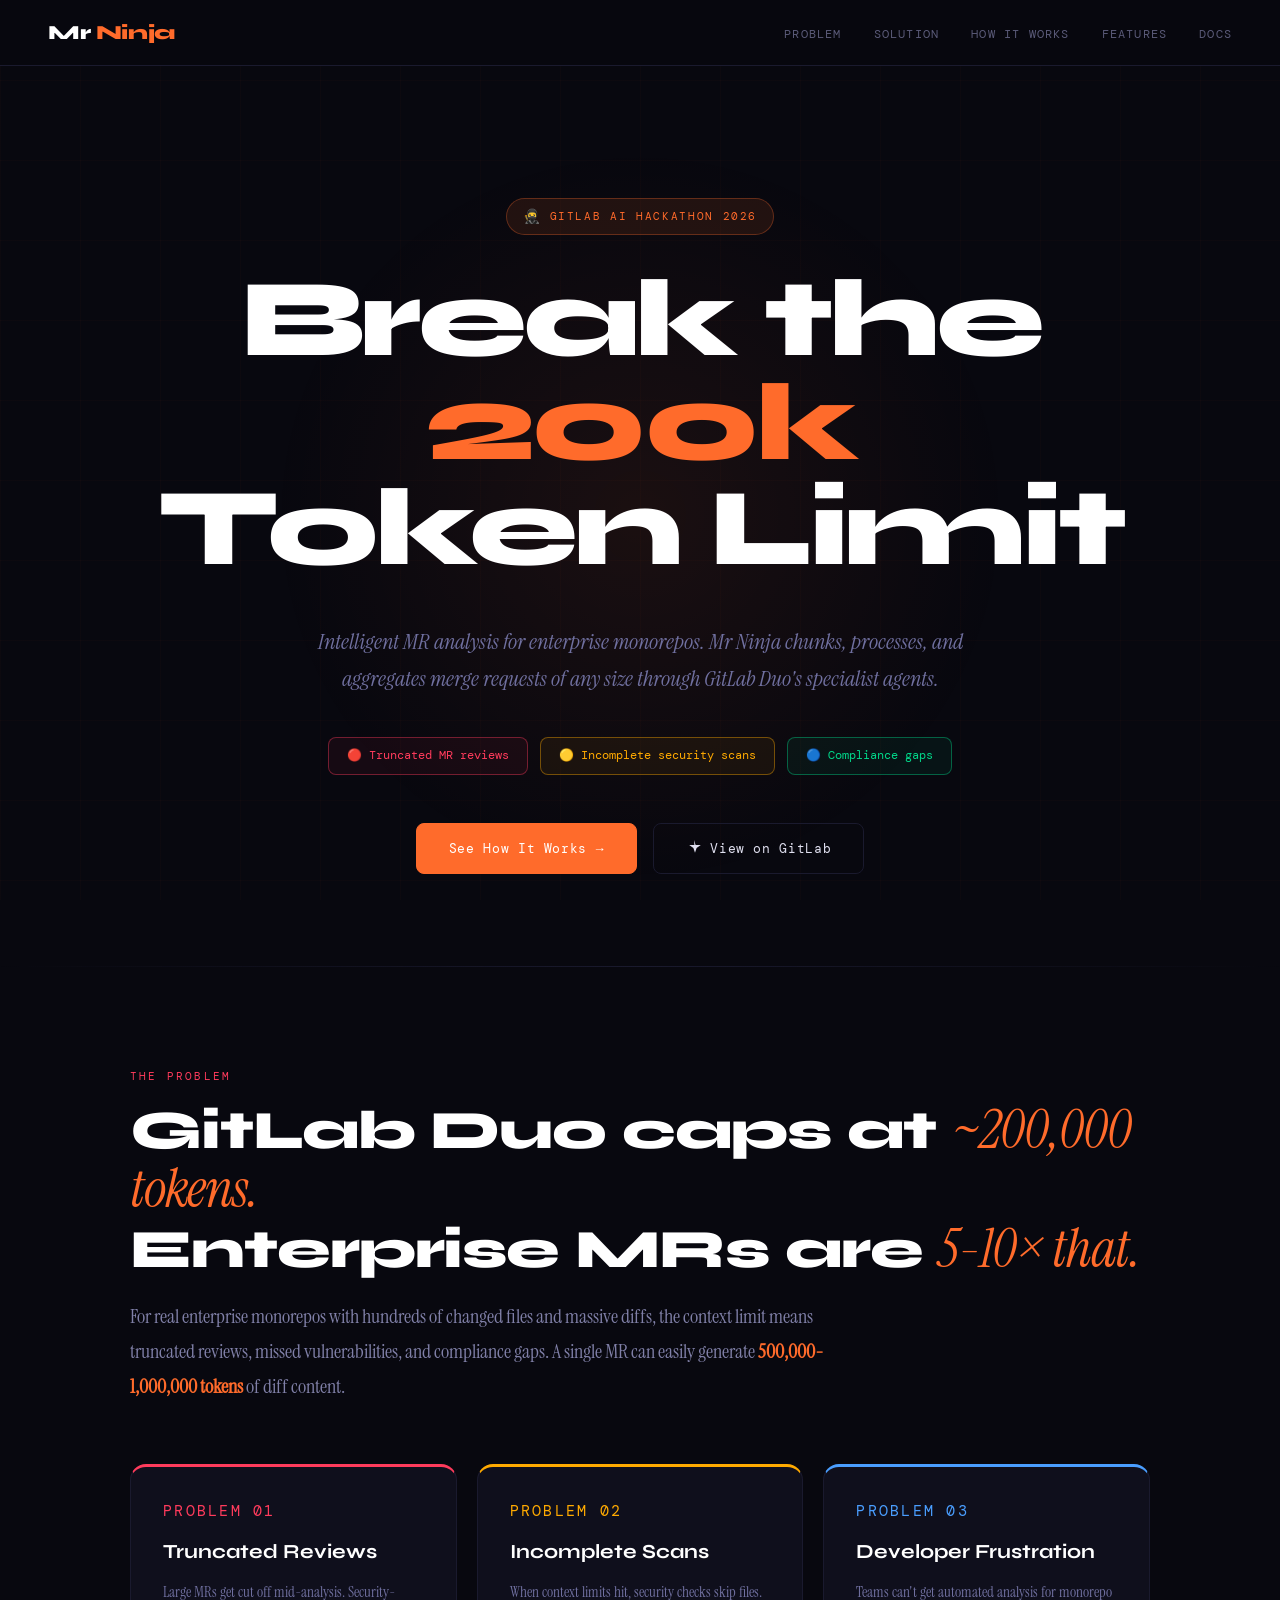
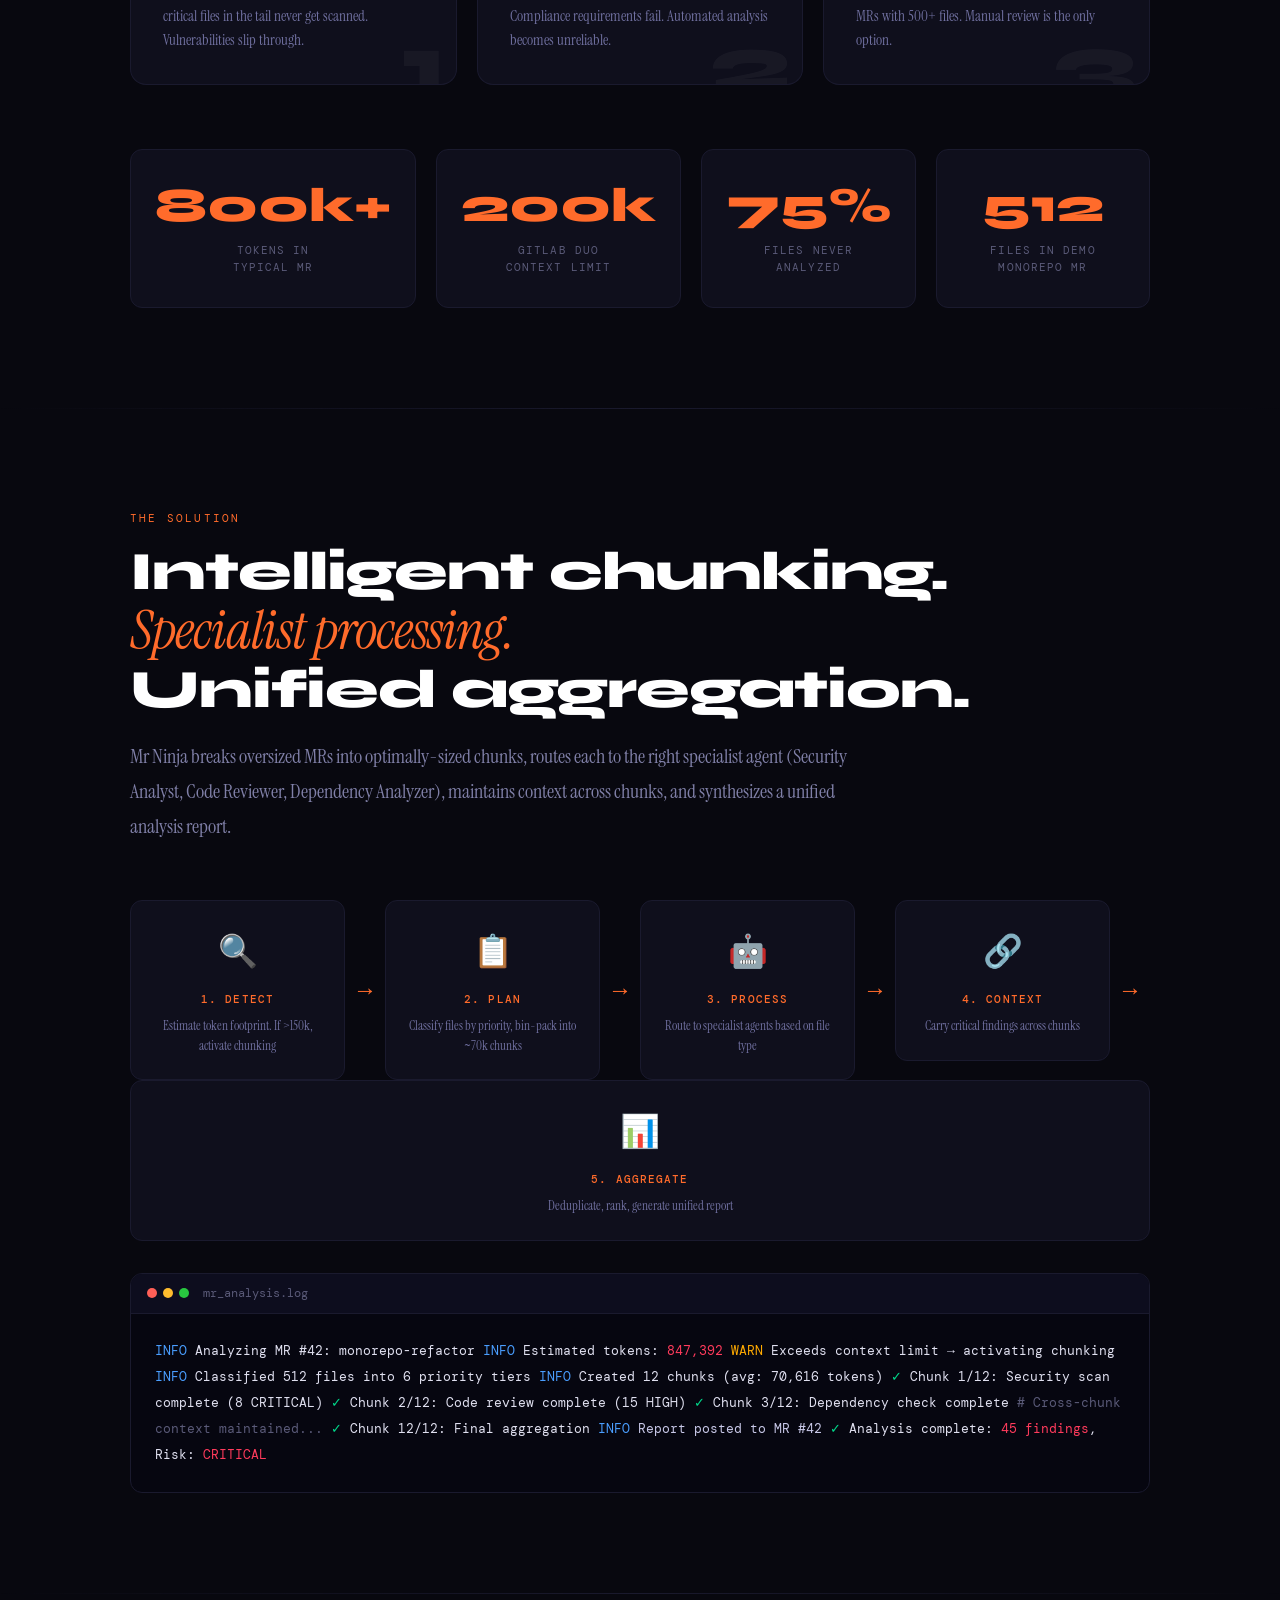
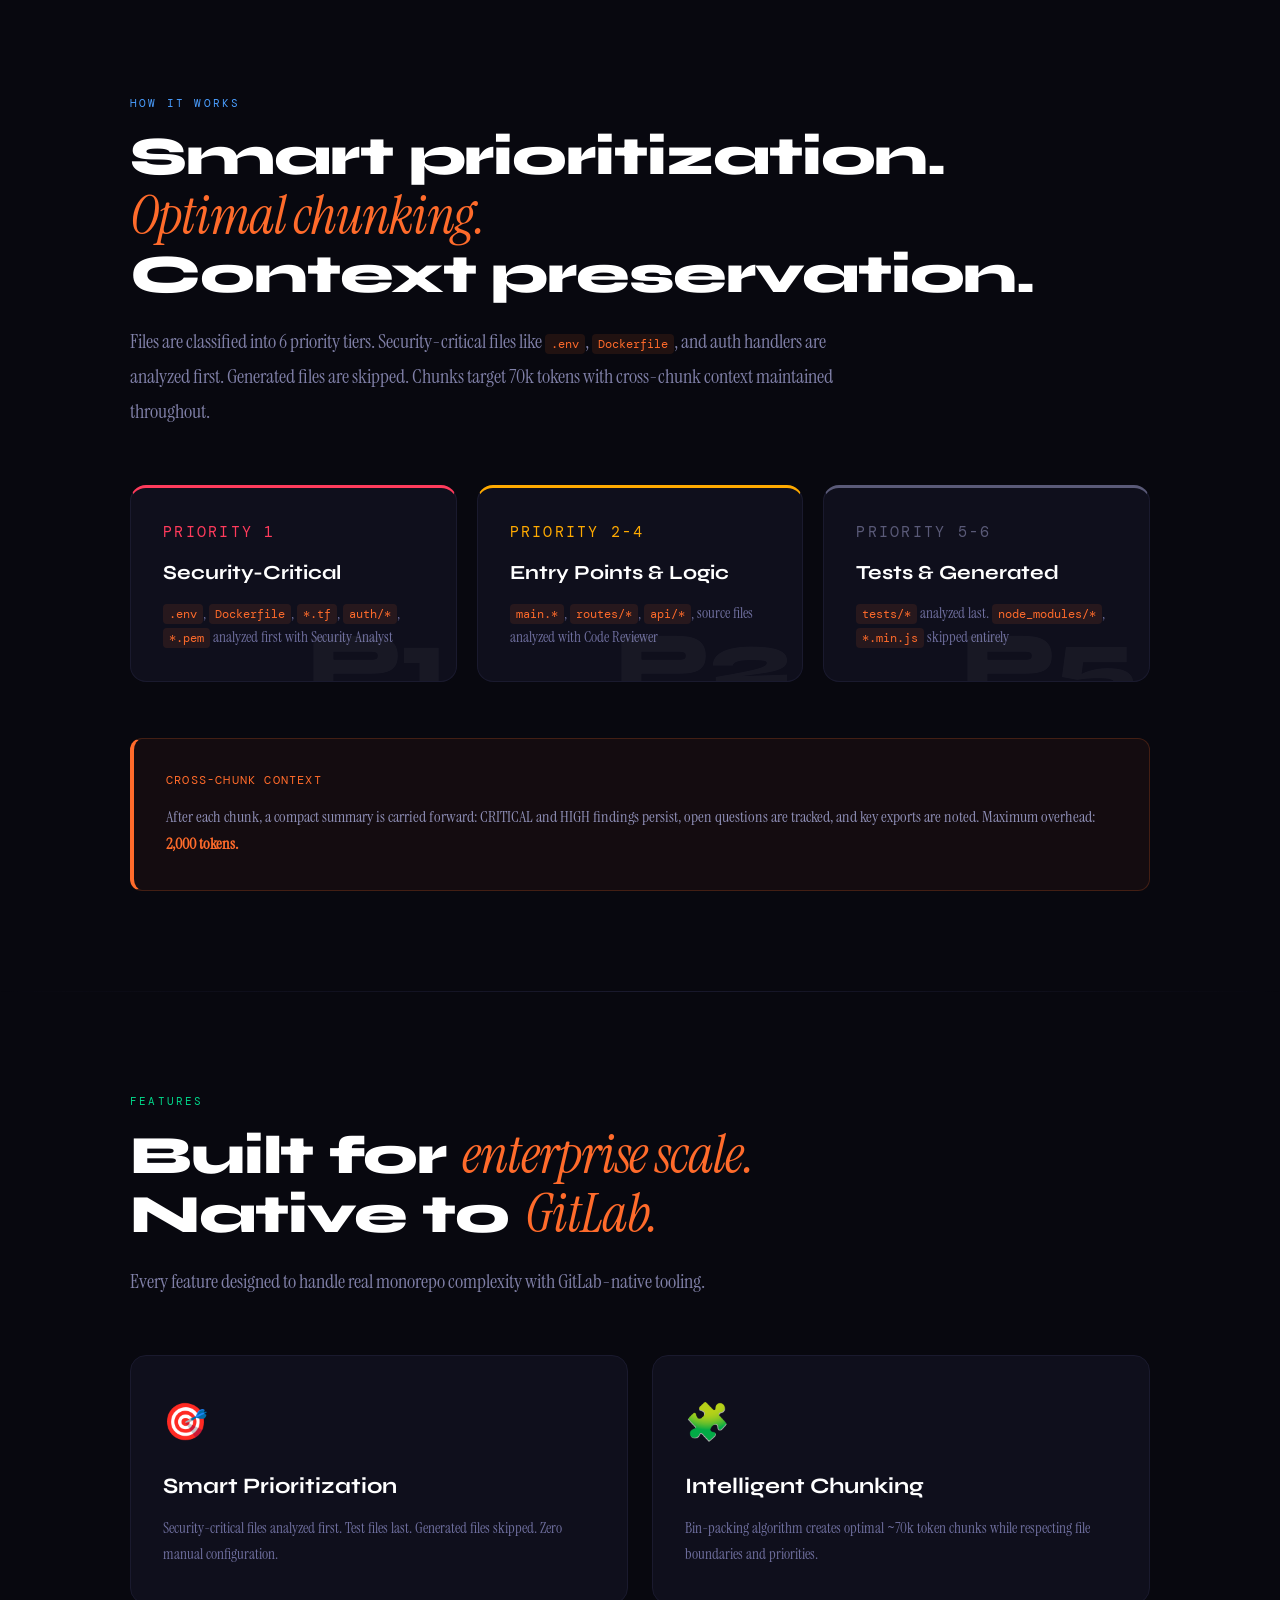
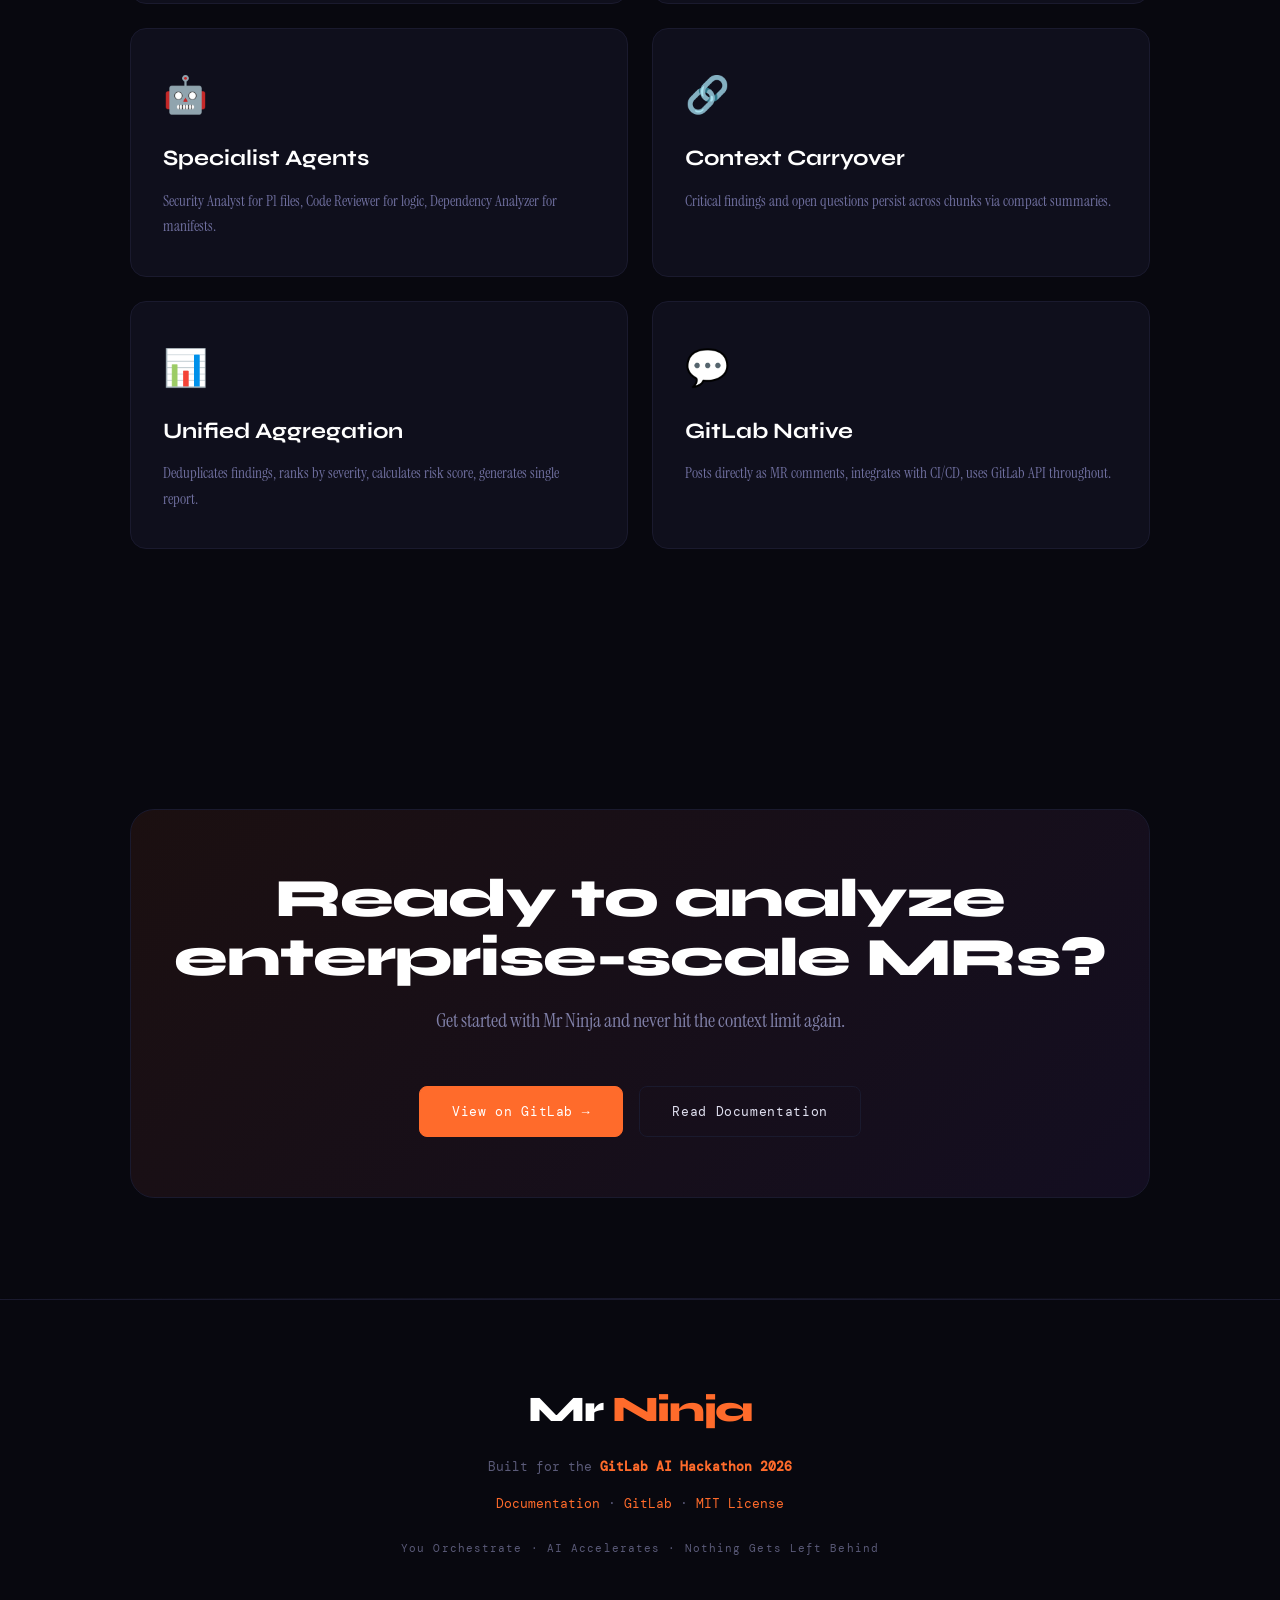
<file: public/index.html>
<!DOCTYPE html>
<html lang="en">
<head>
<meta charset="UTF-8">
<meta name="viewport" content="width=device-width, initial-scale=1.0">
<title>Mr Ninja — Break the 200k Token Limit</title>
<meta name="description" content="Large Context Orchestrator for GitLab Duo. Intelligently chunk and analyze enterprise MRs of any size.">
<link rel="preconnect" href="https://fonts.googleapis.com">
<link href="https://fonts.googleapis.com/css2?family=Syne:wght@700;800&family=Instrument+Serif:ital@0;1&family=DM+Mono:wght@400;500&display=swap" rel="stylesheet">
<style>
  :root {
    --bg: #08080f;
    --surface: #0e0e1a;
    --border: #1a1a2e;
    --card: #0f0f1c;
    --orange: #ff6b2b;
    --amber: #ffaa00;
    --green: #00d88a;
    --red: #ff3b5c;
    --blue: #4a9eff;
    --purple: #9b59ff;
    --teal: #00c4b4;
    --text: #e0e0f0;
    --muted: #5a5a78;
  }

  * { margin: 0; padding: 0; box-sizing: border-box; }
  html { scroll-behavior: smooth; }

  body {
    background: var(--bg);
    color: var(--text);
    font-family: 'Instrument Serif', Georgia, serif;
    font-size: 18px;
    line-height: 1.65;
    overflow-x: hidden;
  }

  body::before {
    content: '';
    position: fixed; inset: 0;
    background-image:
      linear-gradient(rgba(255,107,43,0.025) 1px, transparent 1px),
      linear-gradient(90deg, rgba(255,107,43,0.025) 1px, transparent 1px);
    background-size: 80px 80px;
    pointer-events: none; z-index: 0;
  }

  .z1 { position: relative; z-index: 1; }

  /* ── NAV ── */
  nav {
    position: fixed; top: 0; left: 0; right: 0; z-index: 100;
    padding: 16px 48px;
    display: flex; align-items: center; justify-content: space-between;
    background: rgba(8,8,15,0.85);
    backdrop-filter: blur(12px);
    border-bottom: 1px solid var(--border);
  }

  .nav-logo {
    font-family: 'Syne', sans-serif;
    font-weight: 800; font-size: 20px;
    color: #fff; text-decoration: none;
    letter-spacing: -0.02em;
  }

  .nav-logo span { color: var(--orange); }

  .nav-links {
    display: flex; gap: 32px; list-style: none;
  }

  .nav-links a {
    font-family: 'DM Mono', monospace;
    font-size: 12px; letter-spacing: 0.1em;
    text-transform: uppercase;
    color: var(--muted); text-decoration: none;
    transition: color 0.2s;
  }

  .nav-links a:hover { color: var(--orange); }

  @media (max-width: 768px) { 
    nav { padding: 16px 24px; }
    .nav-links { display: none; } 
  }

  /* ── HERO ── */
  .hero {
    min-height: 100vh;
    display: flex; flex-direction: column;
    justify-content: center; align-items: center;
    text-align: center;
    padding: 120px 40px 80px;
    position: relative;
  }

  .hero-glow {
    position: absolute;
    top: 50%; left: 50%;
    transform: translate(-50%, -50%);
    width: 800px; height: 800px;
    background: radial-gradient(ellipse, rgba(255,107,43,0.08) 0%, transparent 65%);
    pointer-events: none;
  }

  .badge {
    display: inline-flex; align-items: center; gap: 8px;
    padding: 6px 16px;
    background: rgba(255,107,43,0.1);
    border: 1px solid rgba(255,107,43,0.3);
    border-radius: 100px;
    font-family: 'DM Mono', monospace;
    font-size: 11px; letter-spacing: 0.15em; text-transform: uppercase;
    color: var(--orange);
    margin-bottom: 32px;
    opacity: 0;
    animation: fadeUp 0.8s ease forwards 0.1s;
  }

  .badge::before { content: '🥷'; font-size: 14px; }

  h1 {
    font-family: 'Syne', sans-serif;
    font-size: clamp(48px, 10vw, 110px);
    font-weight: 800; line-height: 0.95;
    letter-spacing: -0.04em; color: #fff;
    opacity: 0;
    animation: fadeUp 0.8s ease forwards 0.3s;
    margin-bottom: 24px;
  }

  h1 .accent { color: var(--orange); }

  .hero-sub {
    margin-top: 20px;
    font-size: clamp(17px, 2vw, 22px);
    font-style: italic; color: #7070a0;
    max-width: 680px;
    opacity: 0;
    animation: fadeUp 0.8s ease forwards 0.5s;
  }

  .problem-pills {
    margin-top: 40px;
    display: flex; gap: 12px; flex-wrap: wrap; justify-content: center;
    opacity: 0;
    animation: fadeUp 0.8s ease forwards 0.7s;
  }

  .pill {
    padding: 8px 18px;
    border-radius: 8px;
    font-family: 'DM Mono', monospace;
    font-size: 12px; border: 1px solid;
  }

  .pill-1 { border-color: rgba(255,59,92,0.4); color: var(--red); background: rgba(255,59,92,0.06); }
  .pill-2 { border-color: rgba(255,170,0,0.4); color: var(--amber); background: rgba(255,170,0,0.06); }
  .pill-3 { border-color: rgba(0,216,138,0.4); color: var(--green); background: rgba(0,216,138,0.06); }

  .hero-cta {
    margin-top: 48px;
    display: flex; gap: 16px; flex-wrap: wrap;
    justify-content: center;
    opacity: 0;
    animation: fadeUp 0.8s ease forwards 0.9s;
  }

  .btn {
    padding: 14px 32px;
    border-radius: 8px;
    font-family: 'DM Mono', monospace;
    font-size: 13px; letter-spacing: 0.05em;
    text-decoration: none;
    transition: all 0.3s;
    display: inline-flex;
    align-items: center;
    gap: 8px;
  }

  .btn-primary {
    background: var(--orange);
    color: #fff;
    border: 1px solid var(--orange);
  }

  .btn-primary:hover {
    background: var(--amber);
    transform: translateY(-2px);
    box-shadow: 0 8px 20px rgba(255,107,43,0.3);
  }

  .btn-secondary {
    background: transparent;
    color: var(--text);
    border: 1px solid var(--border);
  }

  .btn-secondary:hover {
    border-color: var(--orange);
    color: var(--orange);
  }

  /* ── SECTIONS ── */
  .section {
    max-width: 1100px;
    margin: 0 auto;
    padding: 100px 40px;
  }

  .label {
    font-family: 'DM Mono', monospace;
    font-size: 11px; letter-spacing: 0.2em; text-transform: uppercase;
    margin-bottom: 16px;
  }

  h2 {
    font-family: 'Syne', sans-serif;
    font-size: clamp(32px, 5vw, 54px);
    font-weight: 800; line-height: 1.08;
    letter-spacing: -0.02em; color: #fff;
    margin-bottom: 20px;
  }

  h2 em { 
    font-style: italic; 
    font-family: 'Instrument Serif'; 
    font-weight: 400;
    color: var(--orange);
  }

  .lead {
    font-size: clamp(17px, 2vw, 20px);
    color: #8080a8; line-height: 1.75; max-width: 740px;
  }

  .divider {
    width: 100%; height: 1px;
    background: linear-gradient(to right, transparent, var(--border), transparent);
  }

  /* ── PROBLEM CARDS ── */
  .problem-trinity {
    display: grid;
    grid-template-columns: repeat(3, 1fr);
    gap: 20px;
    margin-top: 60px;
  }

  @media (max-width: 900px) { .problem-trinity { grid-template-columns: 1fr; } }

  .problem-card {
    padding: 32px;
    background: var(--card);
    border: 1px solid var(--border);
    border-radius: 16px;
    border-top: 3px solid;
    position: relative;
    overflow: hidden;
  }

  .problem-card::after {
    content: attr(data-num);
    position: absolute; bottom: -20px; right: 12px;
    font-family: 'Syne', sans-serif;
    font-size: 80px; font-weight: 800;
    opacity: 0.04; color: #fff; line-height: 1;
    pointer-events: none;
  }

  .pc-1 { border-top-color: var(--red); }
  .pc-2 { border-top-color: var(--amber); }
  .pc-3 { border-top-color: var(--blue); }

  .problem-num {
    font-family: 'DM Mono', monospace; 
    font-size: 11px; 
    letter-spacing: 0.15em;
    text-transform: uppercase; 
    margin-bottom: 12px;
  }

  .pc-1 .problem-num { color: var(--red); }
  .pc-2 .problem-num { color: var(--amber); }
  .pc-3 .problem-num { color: var(--blue); }

  .problem-card h3 {
    font-family: 'Syne', sans-serif;
    font-size: 20px; font-weight: 700;
    color: #fff; margin-bottom: 12px;
  }

  .problem-card p { 
    font-size: 15px; 
    color: #7070a0; 
    line-height: 1.6; 
  }

  /* ── FLOW DIAGRAM ── */
  .flow {
    display: flex;
    align-items: stretch;
    gap: 0;
    margin-top: 40px;
    flex-wrap: wrap;
  }

  .flow-step {
    flex: 1; min-width: 180px;
    display: flex; flex-direction: column;
    align-items: center; gap: 0;
  }

  .flow-box {
    width: 100%;
    padding: 24px 18px;
    background: var(--card);
    border: 1px solid var(--border);
    border-radius: 12px;
    text-align: center;
    position: relative;
    transition: all 0.3s;
  }

  .flow-box:hover {
    border-color: var(--orange);
    transform: translateY(-4px);
  }

  .flow-icon { font-size: 32px; margin-bottom: 12px; }

  .flow-title {
    font-family: 'DM Mono', monospace; 
    font-size: 11px;
    letter-spacing: 0.1em; 
    text-transform: uppercase;
    color: var(--orange); 
    margin-bottom: 8px;
    font-weight: 500;
  }

  .flow-desc { 
    font-size: 13px; 
    color: #7070a0; 
    line-height: 1.5; 
  }

  .flow-arrow {
    display: flex; 
    align-items: center; 
    padding: 0 8px;
    color: var(--orange); 
    font-size: 24px;
    flex-shrink: 0; 
    align-self: center;
  }

  @media (max-width: 768px) {
    .flow { flex-direction: column; }
    .flow-arrow { 
      transform: rotate(90deg); 
      padding: 8px 0;
    }
  }

  /* ── TERMINAL ── */
  .terminal {
    margin-top: 32px;
    background: #060610;
    border: 1px solid var(--border);
    border-radius: 12px;
    overflow: hidden;
    font-family: 'DM Mono', monospace;
    font-size: 13px;
  }

  .terminal-bar {
    padding: 10px 16px;
    background: #0d0d1e;
    border-bottom: 1px solid var(--border);
    display: flex; 
    align-items: center; 
    gap: 6px;
  }

  .t-dot { width: 10px; height: 10px; border-radius: 50%; }
  .t-dot.r { background: #ff5f57; }
  .t-dot.y { background: #febc2e; }
  .t-dot.g { background: #28c840; }
  .terminal-label { 
    margin-left: 8px; 
    color: var(--muted); 
    font-size: 12px; 
  }

  .terminal-body { 
    padding: 24px; 
    line-height: 2; 
  }

  .t-cmd { color: var(--green); }
  .t-comment { color: var(--muted); }
  .t-ok { color: var(--green); }
  .t-warn { color: var(--amber); }
  .t-err { color: var(--red); }
  .t-info { color: var(--blue); }
  .t-path { color: #c8c8e8; }

  /* ── STATS ── */
  .stats-grid {
    display: grid;
    grid-template-columns: repeat(4, 1fr);
    gap: 20px;
    margin-top: 48px;
  }

  @media (max-width: 900px) { 
    .stats-grid { grid-template-columns: repeat(2, 1fr); } 
  }

  @media (max-width: 480px) { 
    .stats-grid { grid-template-columns: 1fr; } 
  }

  .stat-card {
    padding: 32px 24px;
    background: var(--card);
    border: 1px solid var(--border);
    border-radius: 12px;
    text-align: center;
    transition: all 0.3s;
  }

  .stat-card:hover {
    border-color: var(--orange);
    transform: translateY(-4px);
  }

  .stat-num {
    font-family: 'Syne', sans-serif;
    font-size: 48px;
    font-weight: 800;
    line-height: 1;
    color: var(--orange);
    margin-bottom: 12px;
  }

  .stat-label {
    font-family: 'DM Mono', monospace;
    font-size: 11px;
    letter-spacing: 0.1em;
    text-transform: uppercase;
    color: var(--muted);
    line-height: 1.5;
  }

  /* ── FEATURES ── */
  .features-grid {
    display: grid;
    grid-template-columns: repeat(2, 1fr);
    gap: 24px;
    margin-top: 56px;
  }

  @media (max-width: 768px) { 
    .features-grid { grid-template-columns: 1fr; } 
  }

  .feature-card {
    padding: 36px 32px;
    background: var(--card);
    border: 1px solid var(--border);
    border-radius: 16px;
    transition: all 0.3s;
    position: relative;
    overflow: hidden;
  }

  .feature-card::before {
    content: '';
    position: absolute;
    top: 0;
    left: 0;
    right: 0;
    height: 3px;
    background: linear-gradient(90deg, var(--orange), var(--amber));
    opacity: 0;
    transition: opacity 0.3s;
  }

  .feature-card:hover::before {
    opacity: 1;
  }

  .feature-card:hover {
    border-color: var(--orange);
    transform: translateY(-4px);
  }

  .feature-icon {
    font-size: 36px;
    margin-bottom: 16px;
  }

  .feature-card h3 {
    font-family: 'Syne', sans-serif;
    font-size: 22px;
    font-weight: 700;
    color: #fff;
    margin-bottom: 12px;
  }

  .feature-card p {
    font-size: 15px;
    color: #7070a0;
    line-height: 1.7;
  }

  .inline-code {
    font-family: 'DM Mono', monospace;
    font-size: 12px;
    background: rgba(255,107,43,0.1);
    padding: 2px 6px;
    border-radius: 4px;
    color: var(--orange);
  }

  /* ── CTA SECTION ── */
  .cta-section {
    background: linear-gradient(135deg, rgba(255,107,43,0.08) 0%, rgba(155,89,255,0.08) 100%);
    border: 1px solid var(--border);
    border-radius: 24px;
    padding: 60px 40px;
    text-align: center;
    margin-top: 60px;
  }

  .cta-section h2 {
    margin-bottom: 16px;
  }

  .cta-section .lead {
    margin: 0 auto 32px;
  }

  /* ── FOOTER ── */
  footer {
    text-align: center;
    padding: 80px 40px;
    border-top: 1px solid var(--border);
    font-family: 'DM Mono', monospace;
    font-size: 13px;
    color: var(--muted);
  }

  footer .logo {
    font-family: 'Syne', sans-serif;
    font-size: 36px;
    font-weight: 800;
    color: #fff;
    letter-spacing: -0.04em;
    margin-bottom: 16px;
  }

  footer .logo span { color: var(--orange); }

  footer a {
    color: var(--orange);
    text-decoration: none;
  }

  footer a:hover {
    text-decoration: underline;
  }

  /* ── ANIMATIONS ── */
  @keyframes fadeUp {
    from { opacity: 0; transform: translateY(20px); }
    to   { opacity: 1; transform: translateY(0); }
  }

  .reveal {
    opacity: 0;
    transform: translateY(24px);
    transition: opacity 0.7s ease, transform 0.7s ease;
  }

  .reveal.visible {
    opacity: 1;
    transform: translateY(0);
  }

  .reveal-delay-1 { transition-delay: 0.1s; }
  .reveal-delay-2 { transition-delay: 0.2s; }
  .reveal-delay-3 { transition-delay: 0.3s; }
</style>
</head>
<body>

<!-- NAV -->
<nav class="z1">
  <a class="nav-logo" href="#top">Mr <span>Ninja</span></a>
  <ul class="nav-links">
    <li><a href="#problem">Problem</a></li>
    <li><a href="#solution">Solution</a></li>
    <li><a href="#how-it-works">How It Works</a></li>
    <li><a href="#features">Features</a></li>
    <li><a href="docs.html">Docs</a></li>
  </ul>
</nav>

<div class="z1">

<!-- HERO -->
<div class="hero" id="top">
  <div class="hero-glow"></div>
  <div class="badge">GitLab AI Hackathon 2026</div>
  <h1>Break the <span class="accent">200k</span><br>Token Limit</h1>
  <p class="hero-sub">
    Intelligent MR analysis for enterprise monorepos. Mr Ninja chunks, processes, and 
    aggregates merge requests of any size through GitLab Duo's specialist agents.
  </p>

  <div class="problem-pills">
    <span class="pill pill-1">🔴 Truncated MR reviews</span>
    <span class="pill pill-2">🟡 Incomplete security scans</span>
    <span class="pill pill-3">🔵 Compliance gaps</span>
  </div>

  <div class="hero-cta">
    <a href="#solution" class="btn btn-primary">See How It Works →</a>
    <a href="https://gitlab.com/your-group/mr-ninja" class="btn btn-secondary" target="_blank" rel="noopener noreferrer">
      <svg width="16" height="16" viewBox="0 0 16 16" fill="currentColor">
        <path d="M8 0l1.6 4.9h5.2l-4.2 3-1.6 4.9-1.6-4.9-4.2-3h5.2z"/>
      </svg>
      View on GitLab
    </a>
  </div>
</div>

<!-- THE PROBLEM -->
<div id="problem">
<div class="divider"></div>

<section class="section">
  <div class="label reveal" style="color: var(--red);">The Problem</div>
  <h2 class="reveal">GitLab Duo caps at <em>~200,000 tokens.</em><br>Enterprise MRs are <em>5-10× that.</em></h2>
  <p class="lead reveal">
    For real enterprise monorepos with hundreds of changed files and massive diffs, 
    the context limit means truncated reviews, missed vulnerabilities, and compliance gaps. 
    A single MR can easily generate <strong style="color: var(--orange);">500,000-1,000,000 tokens</strong> of diff content.
  </p>

  <div class="problem-trinity">
    <div class="problem-card pc-1 reveal reveal-delay-1" data-num="1">
      <p class="problem-num">Problem 01</p>
      <h3>Truncated Reviews</h3>
      <p>Large MRs get cut off mid-analysis. Security-critical files in the tail never get scanned. Vulnerabilities slip through.</p>
    </div>
    <div class="problem-card pc-2 reveal reveal-delay-2" data-num="2">
      <p class="problem-num">Problem 02</p>
      <h3>Incomplete Scans</h3>
      <p>When context limits hit, security checks skip files. Compliance requirements fail. Automated analysis becomes unreliable.</p>
    </div>
    <div class="problem-card pc-3 reveal reveal-delay-3" data-num="3">
      <p class="problem-num">Problem 03</p>
      <h3>Developer Frustration</h3>
      <p>Teams can't get automated analysis for monorepo MRs with 500+ files. Manual review is the only option.</p>
    </div>
  </div>

  <div class="stats-grid reveal" style="margin-top: 64px;">
    <div class="stat-card">
      <div class="stat-num">800k+</div>
      <div class="stat-label">Tokens in<br>typical MR</div>
    </div>
    <div class="stat-card">
      <div class="stat-num">200k</div>
      <div class="stat-label">GitLab Duo<br>context limit</div>
    </div>
    <div class="stat-card">
      <div class="stat-num">75%</div>
      <div class="stat-label">Files never<br>analyzed</div>
    </div>
    <div class="stat-card">
      <div class="stat-num">512</div>
      <div class="stat-label">Files in demo<br>monorepo MR</div>
    </div>
  </div>
</section>

<!-- THE SOLUTION -->
<div class="divider"></div>

<section class="section" id="solution">
  <div class="label reveal" style="color: var(--orange);">The Solution</div>
  <h2 class="reveal">Intelligent chunking.<br><em>Specialist processing.</em><br>Unified aggregation.</h2>
  <p class="lead reveal">
    Mr Ninja breaks oversized MRs into optimally-sized chunks, routes each to the right specialist agent 
    (Security Analyst, Code Reviewer, Dependency Analyzer), maintains context across chunks, and 
    synthesizes a unified analysis report.
  </p>

  <div class="flow reveal" style="margin-top: 56px;">
    <div class="flow-step">
      <div class="flow-box">
        <div class="flow-icon">🔍</div>
        <div class="flow-title">1. Detect</div>
        <div class="flow-desc">Estimate token footprint. If >150k, activate chunking</div>
      </div>
    </div>
    <div class="flow-arrow">→</div>
    <div class="flow-step">
      <div class="flow-box">
        <div class="flow-icon">📋</div>
        <div class="flow-title">2. Plan</div>
        <div class="flow-desc">Classify files by priority, bin-pack into ~70k chunks</div>
      </div>
    </div>
    <div class="flow-arrow">→</div>
    <div class="flow-step">
      <div class="flow-box">
        <div class="flow-icon">🤖</div>
        <div class="flow-title">3. Process</div>
        <div class="flow-desc">Route to specialist agents based on file type</div>
      </div>
    </div>
    <div class="flow-arrow">→</div>
    <div class="flow-step">
      <div class="flow-box">
        <div class="flow-icon">🔗</div>
        <div class="flow-title">4. Context</div>
        <div class="flow-desc">Carry critical findings across chunks</div>
      </div>
    </div>
    <div class="flow-arrow">→</div>
    <div class="flow-step">
      <div class="flow-box">
        <div class="flow-icon">📊</div>
        <div class="flow-title">5. Aggregate</div>
        <div class="flow-desc">Deduplicate, rank, generate unified report</div>
      </div>
    </div>
  </div>

  <div class="terminal reveal">
    <div class="terminal-bar">
      <div class="t-dot r"></div><div class="t-dot y"></div><div class="t-dot g"></div>
      <span class="terminal-label">mr_analysis.log</span>
    </div>
    <div class="terminal-body">
<span class="t-info">INFO</span>  Analyzing MR #42: monorepo-refactor
<span class="t-info">INFO</span>  Estimated tokens: <span class="t-err">847,392</span>
<span class="t-warn">WARN</span>  Exceeds context limit → activating chunking
<span class="t-info">INFO</span>  Classified 512 files into 6 priority tiers
<span class="t-info">INFO</span>  Created 12 chunks (avg: 70,616 tokens)

<span class="t-ok">✓</span> Chunk 1/12: Security scan complete (8 CRITICAL)
<span class="t-ok">✓</span> Chunk 2/12: Code review complete (15 HIGH)
<span class="t-ok">✓</span> Chunk 3/12: Dependency check complete

<span class="t-comment"># Cross-chunk context maintained...</span>
<span class="t-ok">✓</span> Chunk 12/12: Final aggregation

<span class="t-info">INFO</span>  <span class="t-path">Report posted to MR #42</span>
<span class="t-ok">✓</span> Analysis complete: <span class="t-err">45 findings</span>, Risk: <span class="t-err">CRITICAL</span>
    </div>
  </div>
</section>

<!-- HOW IT WORKS -->
<div class="divider"></div>

<section class="section" id="how-it-works">
  <div class="label reveal" style="color: var(--blue);">How It Works</div>
  <h2 class="reveal">Smart prioritization.<br><em>Optimal chunking.</em><br>Context preservation.</h2>
  <p class="lead reveal">
    Files are classified into 6 priority tiers. Security-critical files like <span class="inline-code">.env</span>, 
    <span class="inline-code">Dockerfile</span>, and auth handlers are analyzed first. Generated files are skipped. 
    Chunks target 70k tokens with cross-chunk context maintained throughout.
  </p>

  <div class="problem-trinity reveal" style="margin-top: 56px;">
    <div class="problem-card" style="border-top-color: var(--red);" data-num="P1">
      <p class="problem-num" style="color: var(--red);">Priority 1</p>
      <h3>Security-Critical</h3>
      <p><span class="inline-code">.env</span>, <span class="inline-code">Dockerfile</span>, <span class="inline-code">*.tf</span>, <span class="inline-code">auth/*</span>, <span class="inline-code">*.pem</span> analyzed first with Security Analyst</p>
    </div>
    <div class="problem-card" style="border-top-color: var(--amber);" data-num="P2">
      <p class="problem-num" style="color: var(--amber);">Priority 2-4</p>
      <h3>Entry Points & Logic</h3>
      <p><span class="inline-code">main.*</span>, <span class="inline-code">routes/*</span>, <span class="inline-code">api/*</span>, source files analyzed with Code Reviewer</p>
    </div>
    <div class="problem-card" style="border-top-color: var(--muted);" data-num="P5">
      <p class="problem-num" style="color: var(--muted);">Priority 5-6</p>
      <h3>Tests & Generated</h3>
      <p><span class="inline-code">tests/*</span> analyzed last. <span class="inline-code">node_modules/*</span>, <span class="inline-code">*.min.js</span> skipped entirely</p>
    </div>
  </div>

  <div style="margin-top: 56px; padding: 32px; background: rgba(255,107,43,0.05); border: 1px solid rgba(255,107,43,0.2); border-left: 4px solid var(--orange); border-radius: 12px;" class="reveal">
    <p style="font-family: 'DM Mono', monospace; font-size: 12px; color: var(--orange); letter-spacing: 0.1em; text-transform: uppercase; margin-bottom: 12px;">CROSS-CHUNK CONTEXT</p>
    <p style="font-size: 16px; color: #9090b8; line-height: 1.7;">
      After each chunk, a compact summary is carried forward: CRITICAL and HIGH findings persist, 
      open questions are tracked, and key exports are noted. Maximum overhead: <strong style="color: var(--orange);">2,000 tokens.</strong>
    </p>
  </div>
</section>

<!-- FEATURES -->
<div class="divider"></div>

<section class="section" id="features">
  <div class="label reveal" style="color: var(--green);">Features</div>
  <h2 class="reveal">Built for <em>enterprise scale.</em><br>Native to <em>GitLab.</em></h2>
  <p class="lead reveal">
    Every feature designed to handle real monorepo complexity with GitLab-native tooling.
  </p>

  <div class="features-grid">
    <div class="feature-card reveal">
      <div class="feature-icon">🎯</div>
      <h3>Smart Prioritization</h3>
      <p>Security-critical files analyzed first. Test files last. Generated files skipped. Zero manual configuration.</p>
    </div>

    <div class="feature-card reveal reveal-delay-1">
      <div class="feature-icon">🧩</div>
      <h3>Intelligent Chunking</h3>
      <p>Bin-packing algorithm creates optimal ~70k token chunks while respecting file boundaries and priorities.</p>
    </div>

    <div class="feature-card reveal reveal-delay-2">
      <div class="feature-icon">🤖</div>
      <h3>Specialist Agents</h3>
      <p>Security Analyst for P1 files, Code Reviewer for logic, Dependency Analyzer for manifests.</p>
    </div>

    <div class="feature-card reveal reveal-delay-3">
      <div class="feature-icon">🔗</div>
      <h3>Context Carryover</h3>
      <p>Critical findings and open questions persist across chunks via compact summaries.</p>
    </div>

    <div class="feature-card reveal">
      <div class="feature-icon">📊</div>
      <h3>Unified Aggregation</h3>
      <p>Deduplicates findings, ranks by severity, calculates risk score, generates single report.</p>
    </div>

    <div class="feature-card reveal reveal-delay-1">
      <div class="feature-icon">💬</div>
      <h3>GitLab Native</h3>
      <p>Posts directly as MR comments, integrates with CI/CD, uses GitLab API throughout.</p>
    </div>
  </div>
</section>

<!-- CTA -->
<section class="section">
  <div class="cta-section reveal">
    <h2>Ready to analyze enterprise-scale MRs?</h2>
    <p class="lead">Get started with Mr Ninja and never hit the context limit again.</p>
    <div class="hero-cta">
      <a href="https://gitlab.com/your-group/mr-ninja" class="btn btn-primary" target="_blank" rel="noopener noreferrer">View on GitLab →</a>
      <a href="docs.html" class="btn btn-secondary">Read Documentation</a>
    </div>
  </div>
</section>

<div class="divider"></div>

<footer>
  <div class="logo">Mr <span>Ninja</span></div>
  <p>Built for the <strong style="color: var(--orange);">GitLab AI Hackathon 2026</strong></p>
  <p style="margin-top: 16px;">
    <a href="docs.html">Documentation</a> · 
    <a href="https://gitlab.com/your-group/mr-ninja" target="_blank" rel="noopener noreferrer">GitLab</a> · 
    <a href="https://gitlab.com/your-group/mr-ninja/-/blob/main/LICENSE" target="_blank" rel="noopener noreferrer">MIT License</a>
  </p>
  <p style="margin-top: 24px; font-size: 11px; letter-spacing: 0.1em;">
    You Orchestrate · AI Accelerates · Nothing Gets Left Behind
  </p>
</footer>

</div><!-- end z1 -->

<script>
  // Reveal on scroll
  const reveals = document.querySelectorAll('.reveal');
  const obs = new IntersectionObserver((entries) => {
    entries.forEach(e => {
      if (e.isIntersecting) {
        e.target.classList.add('visible');
        obs.unobserve(e.target);
      }
    });
  }, { threshold: 0.1 });
  reveals.forEach(r => obs.observe(r));
</script>
</body>
</html>
</file>
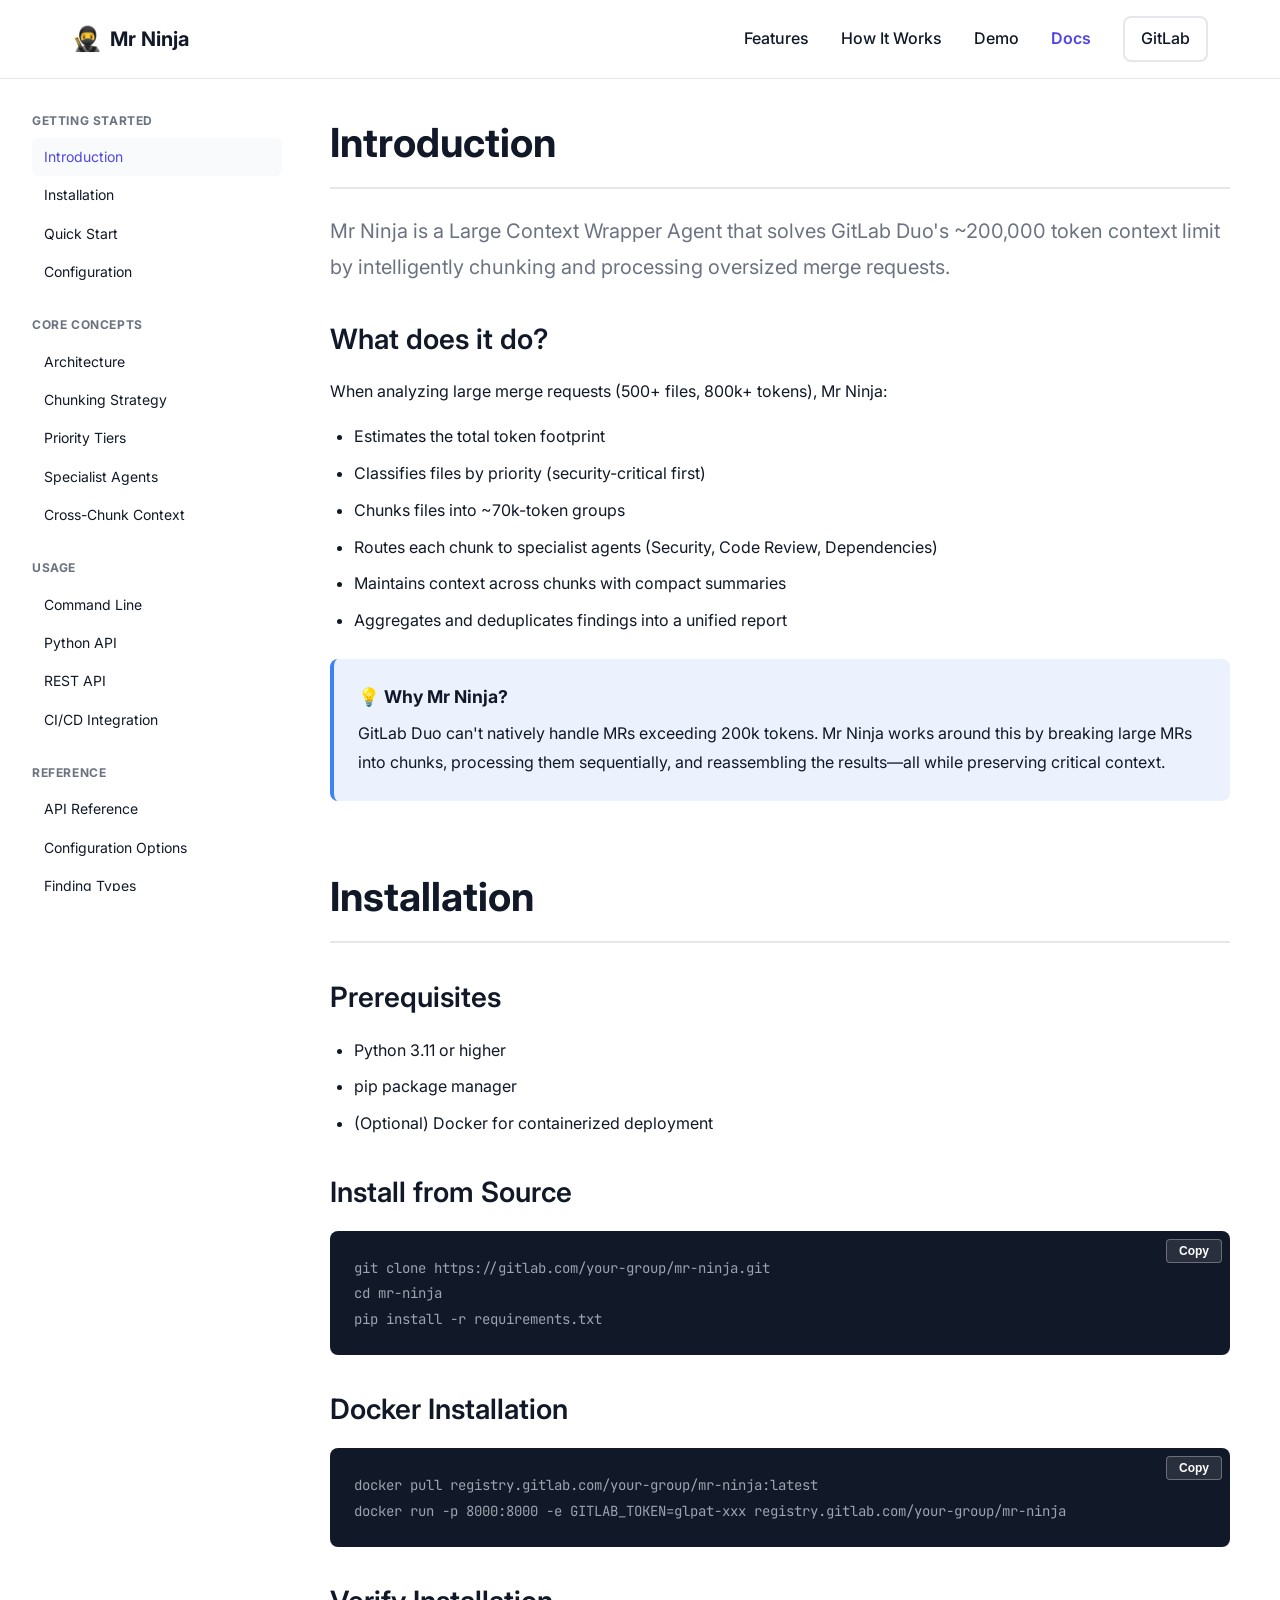
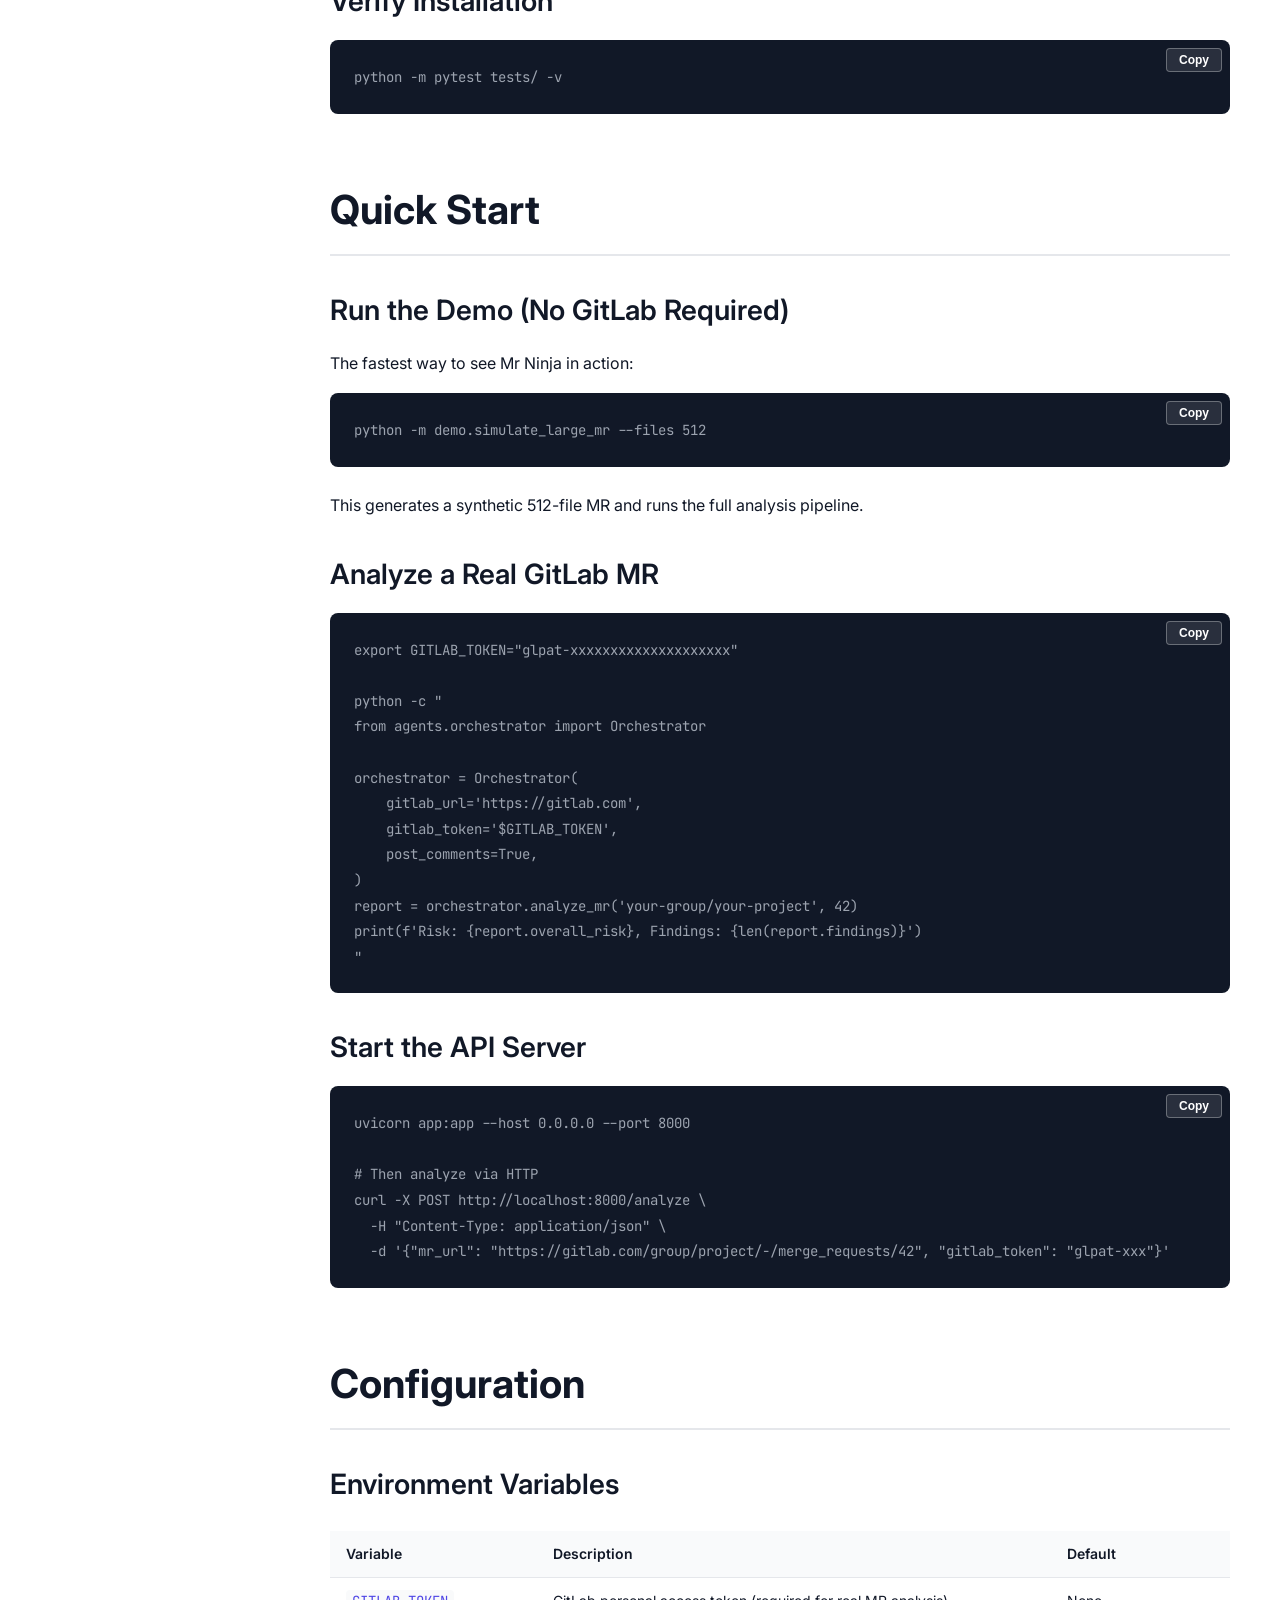
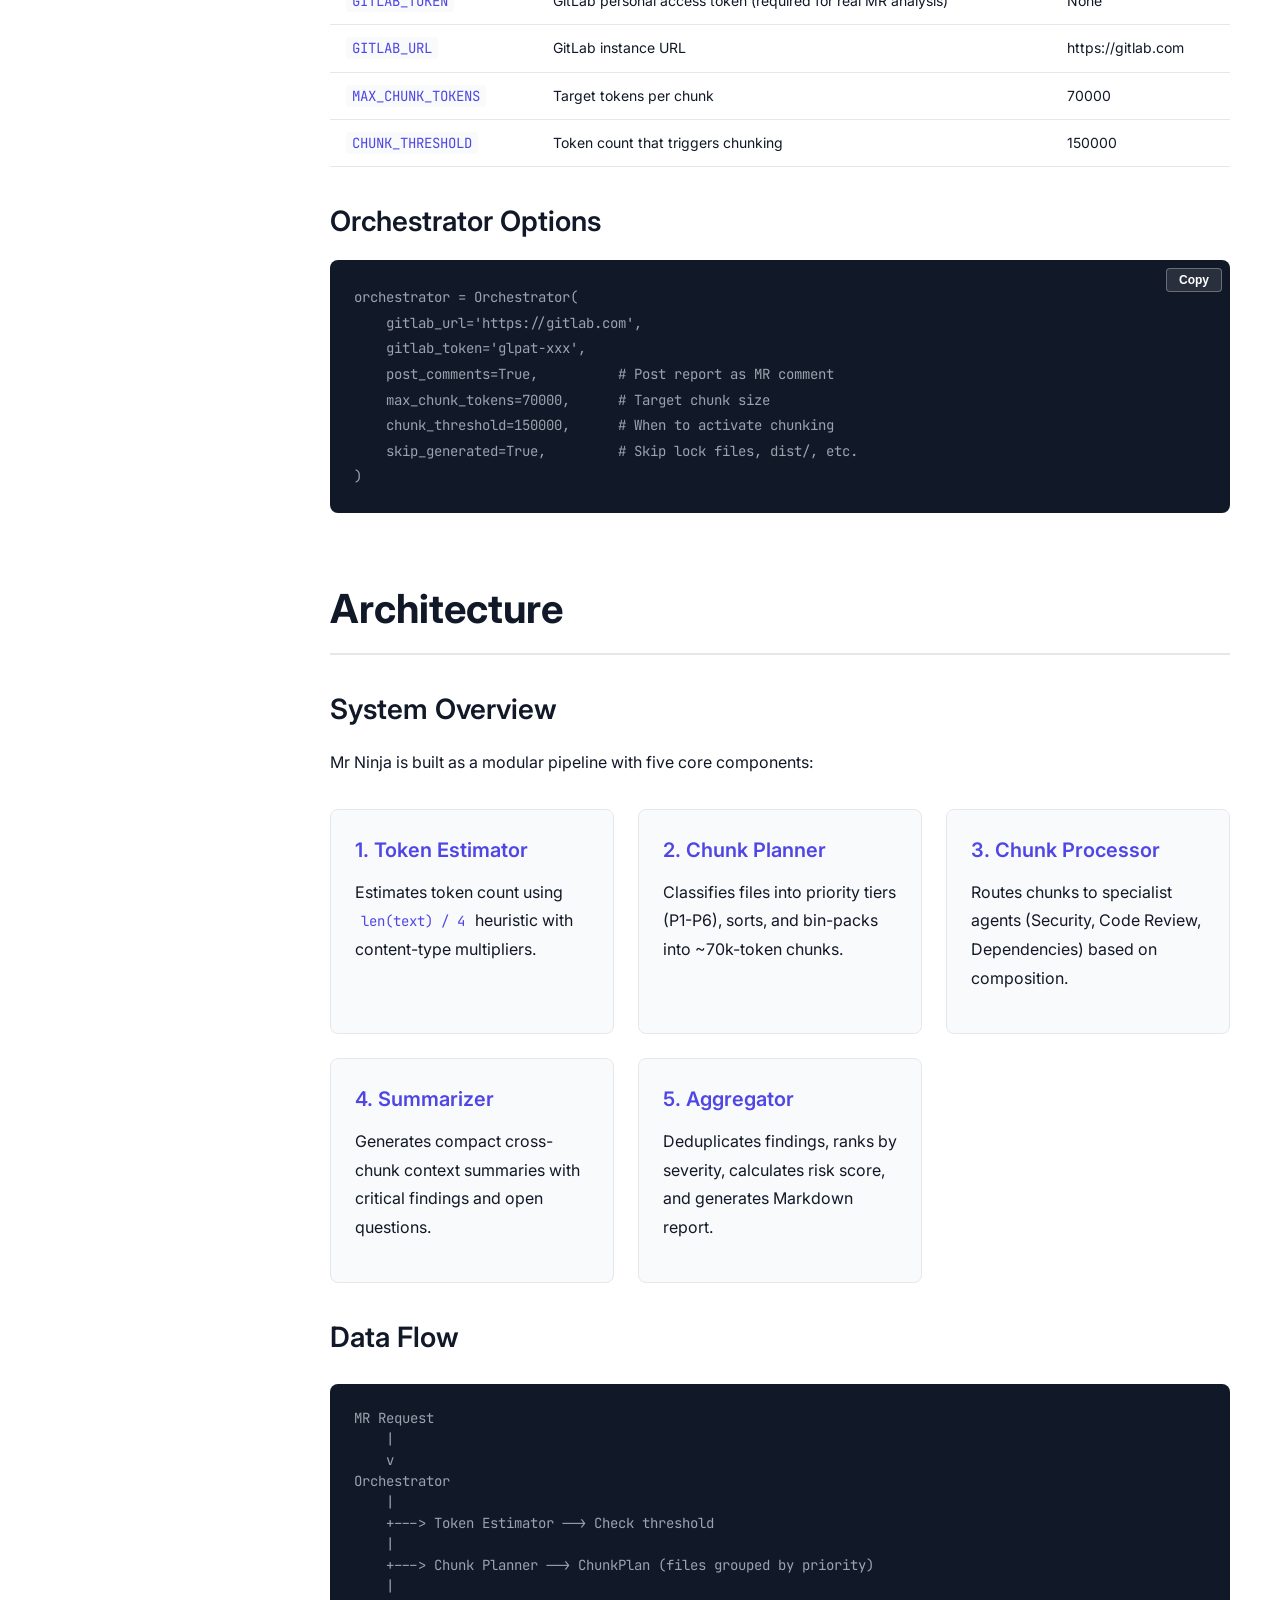
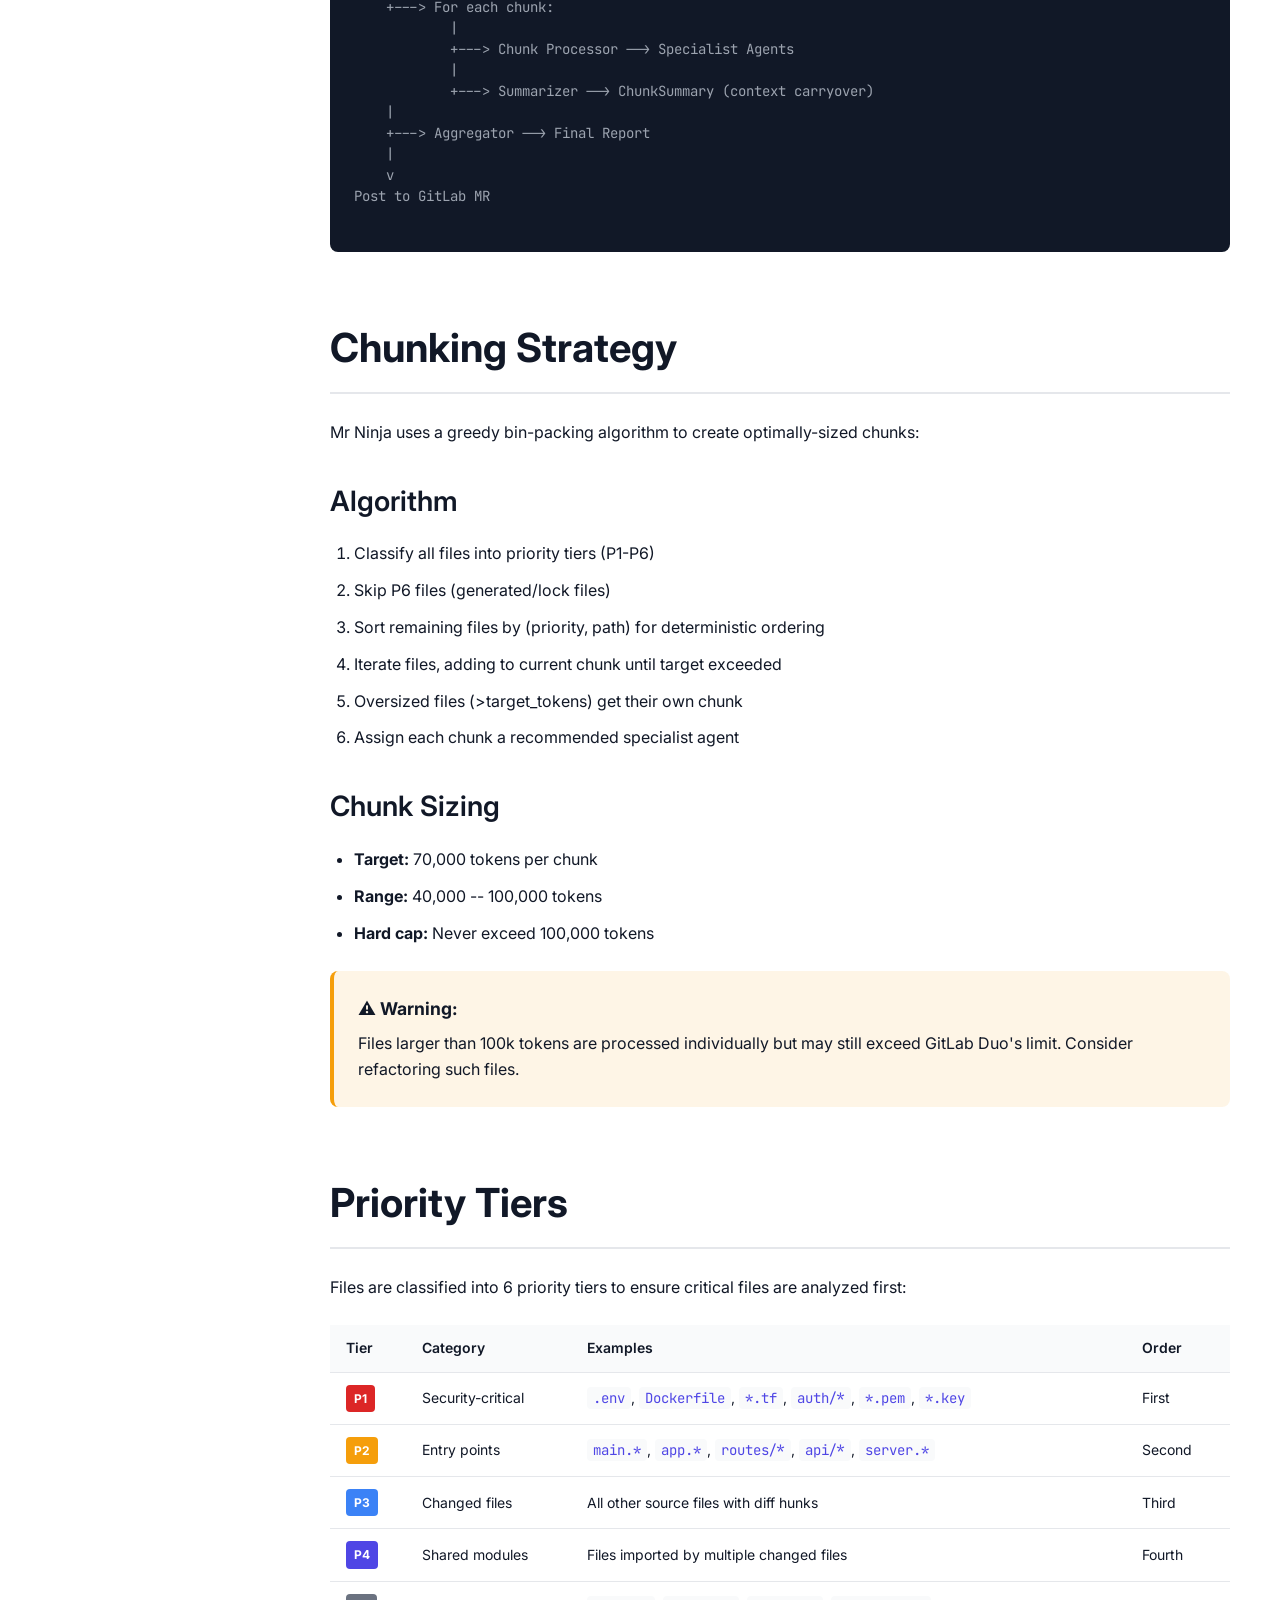
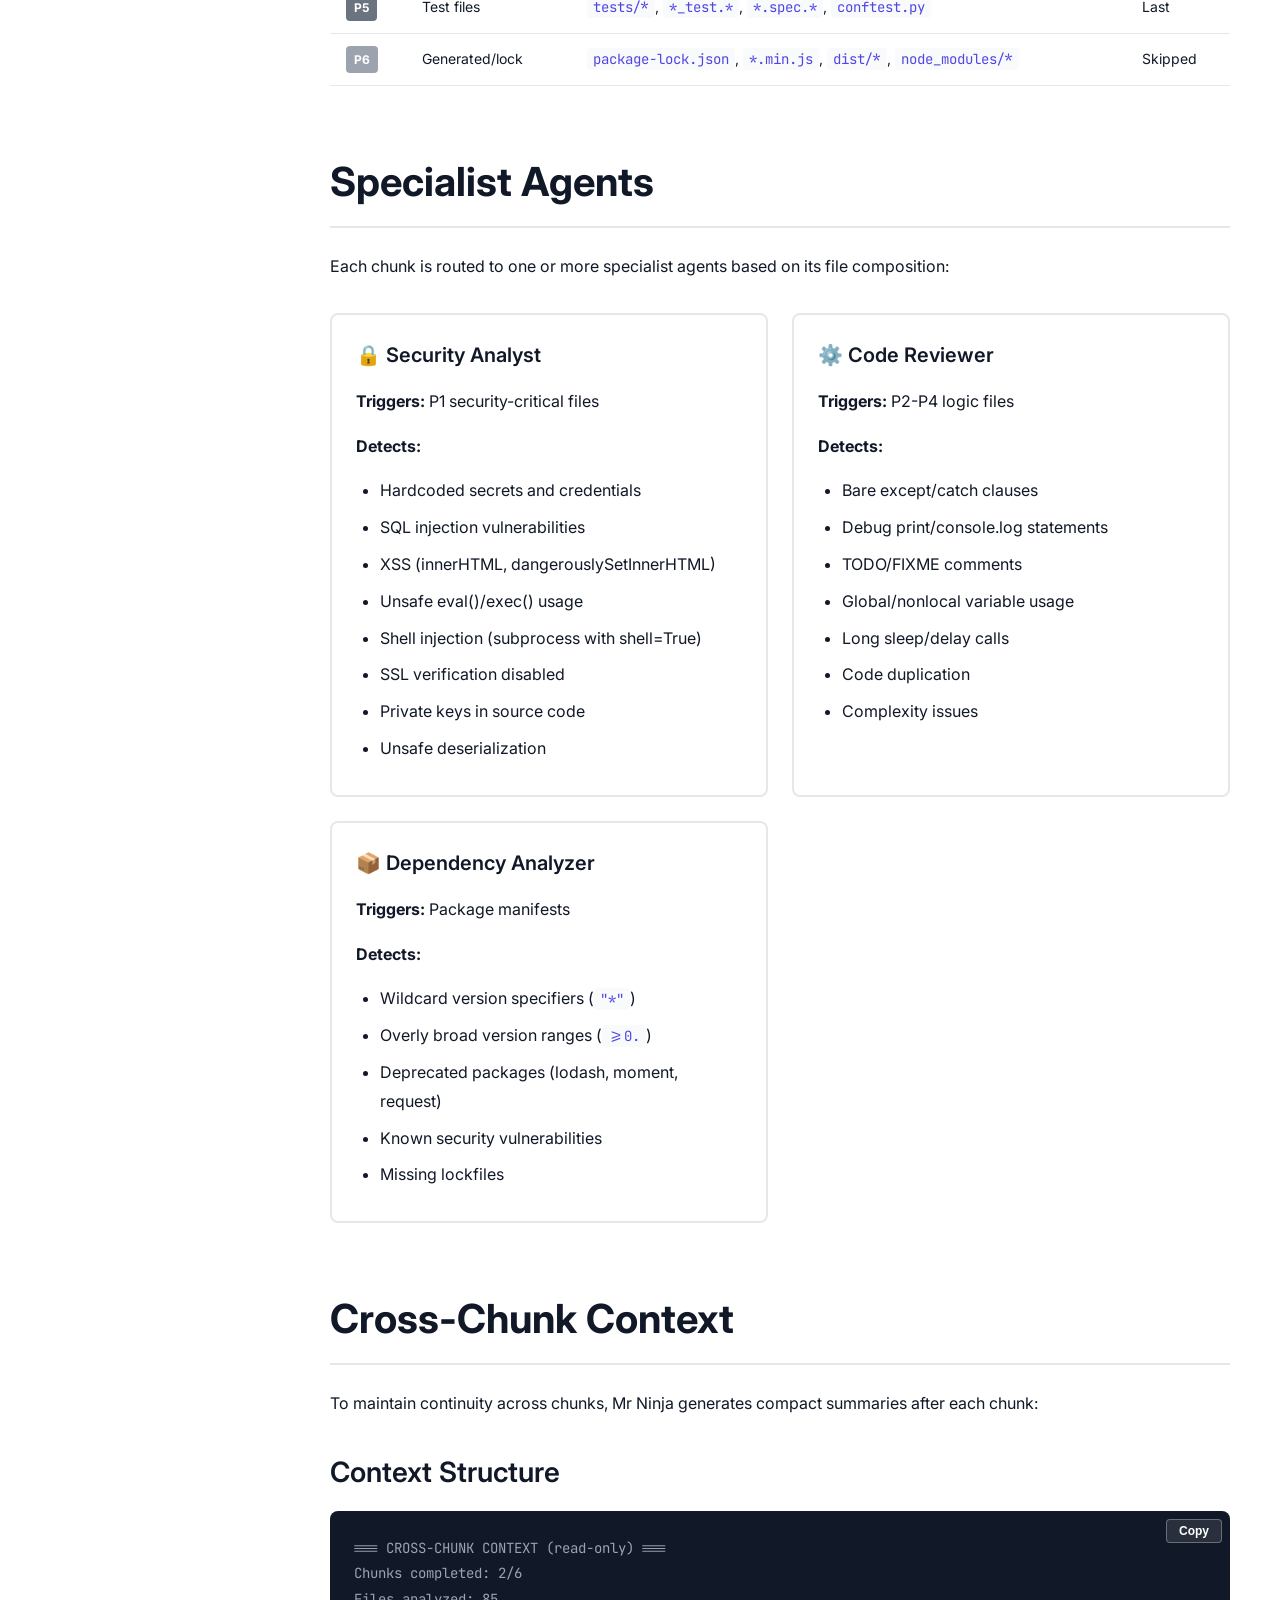
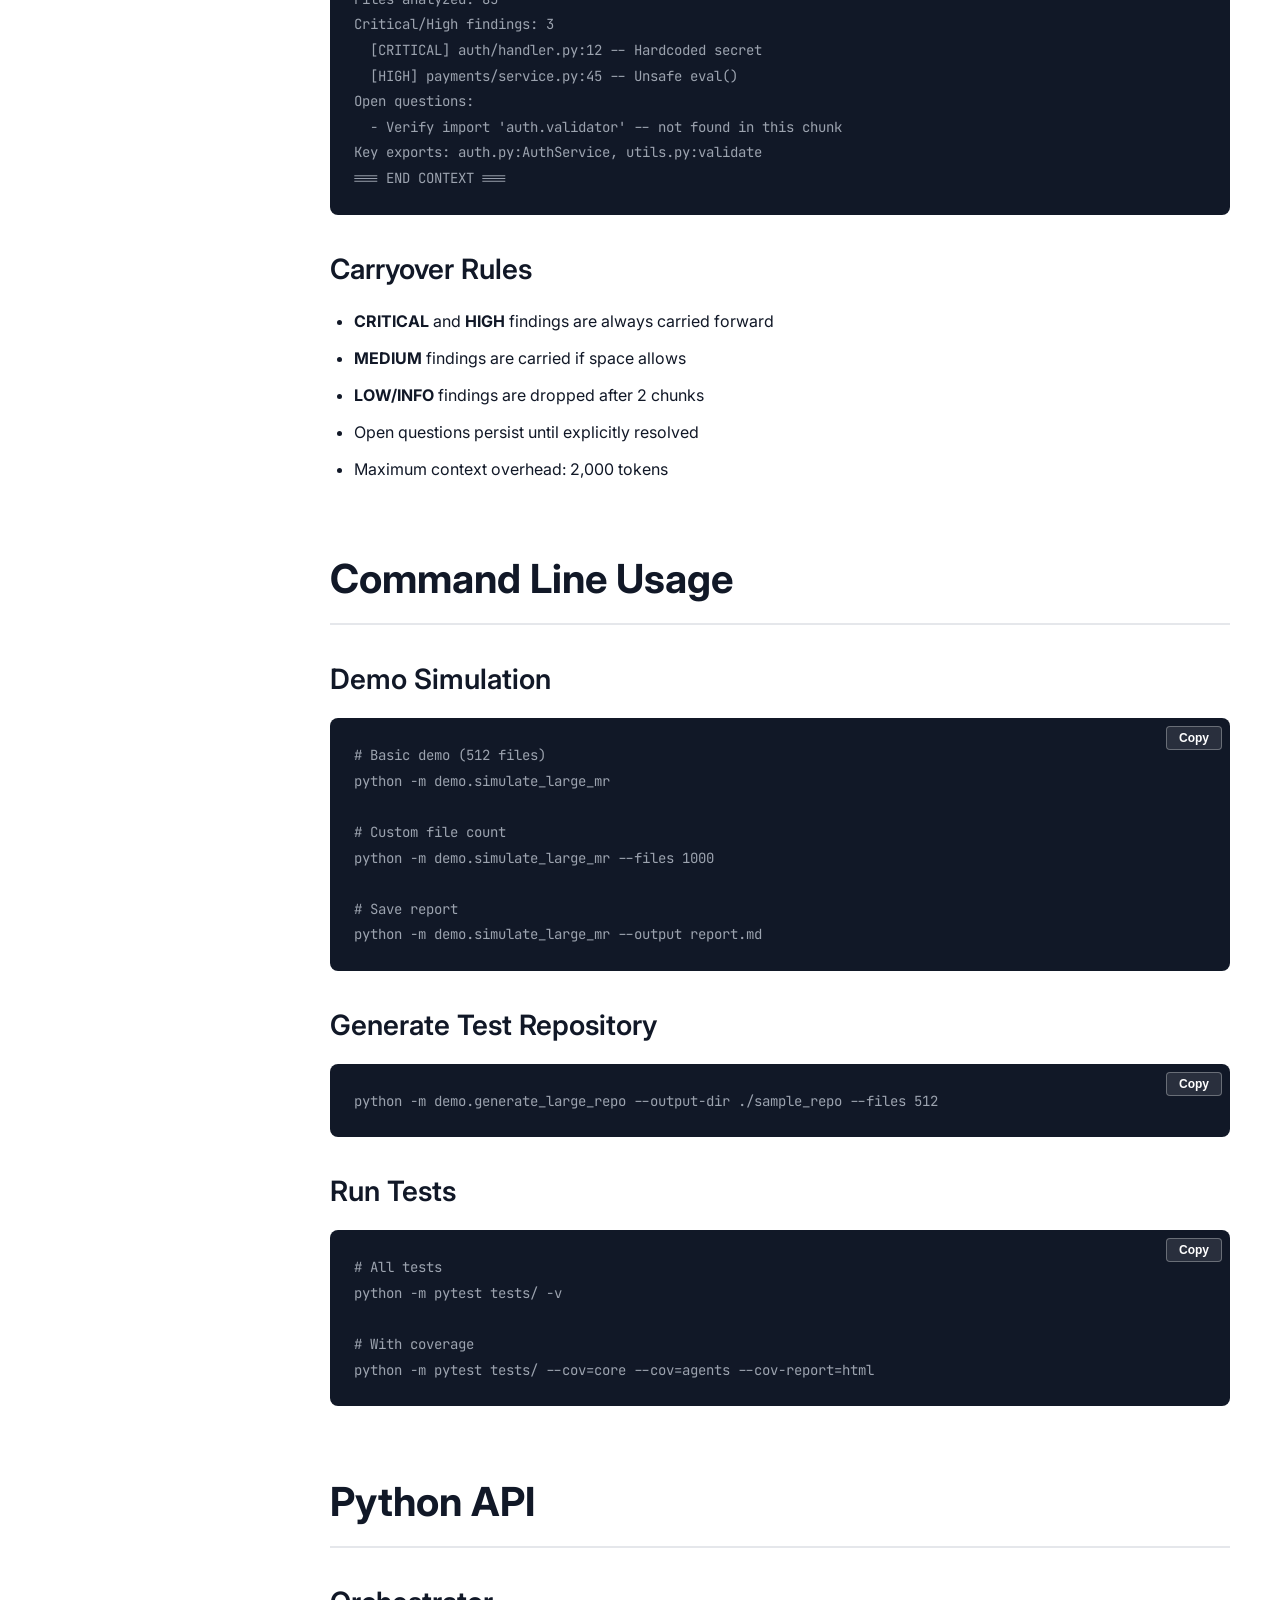
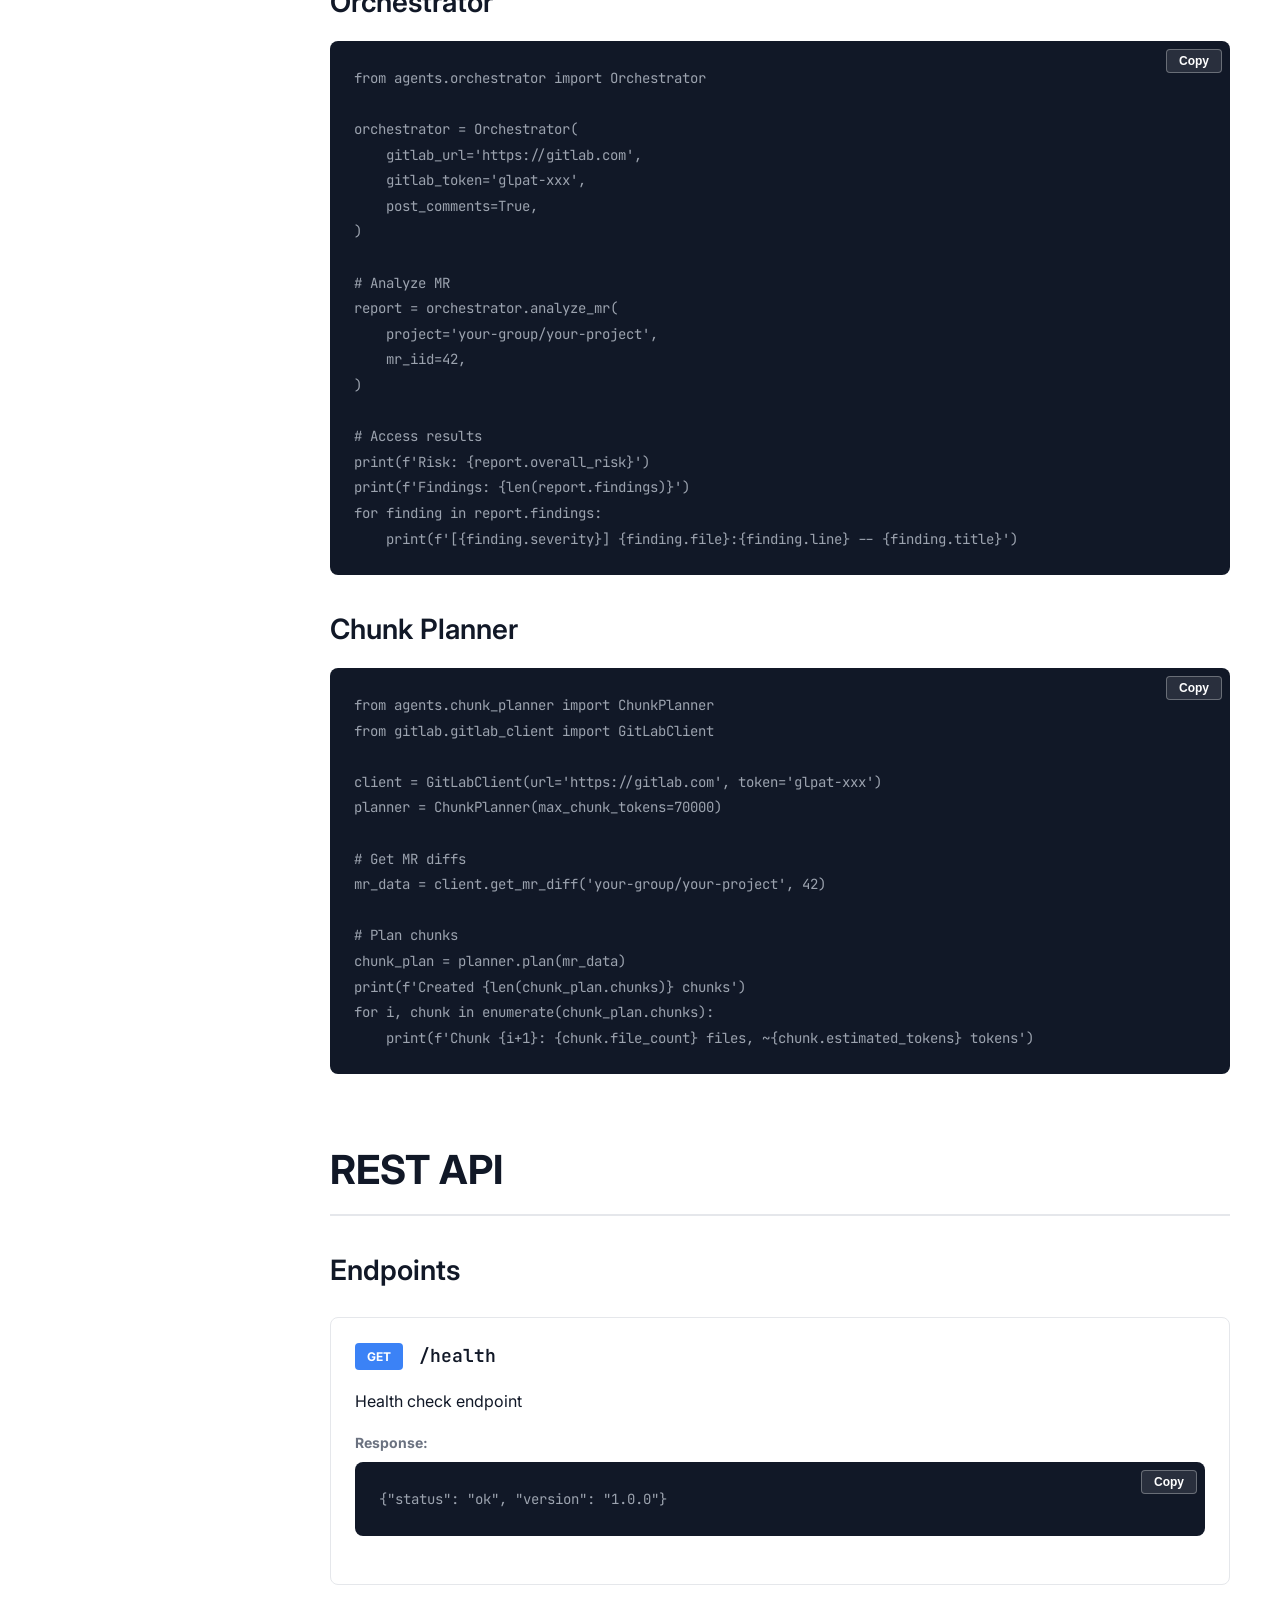
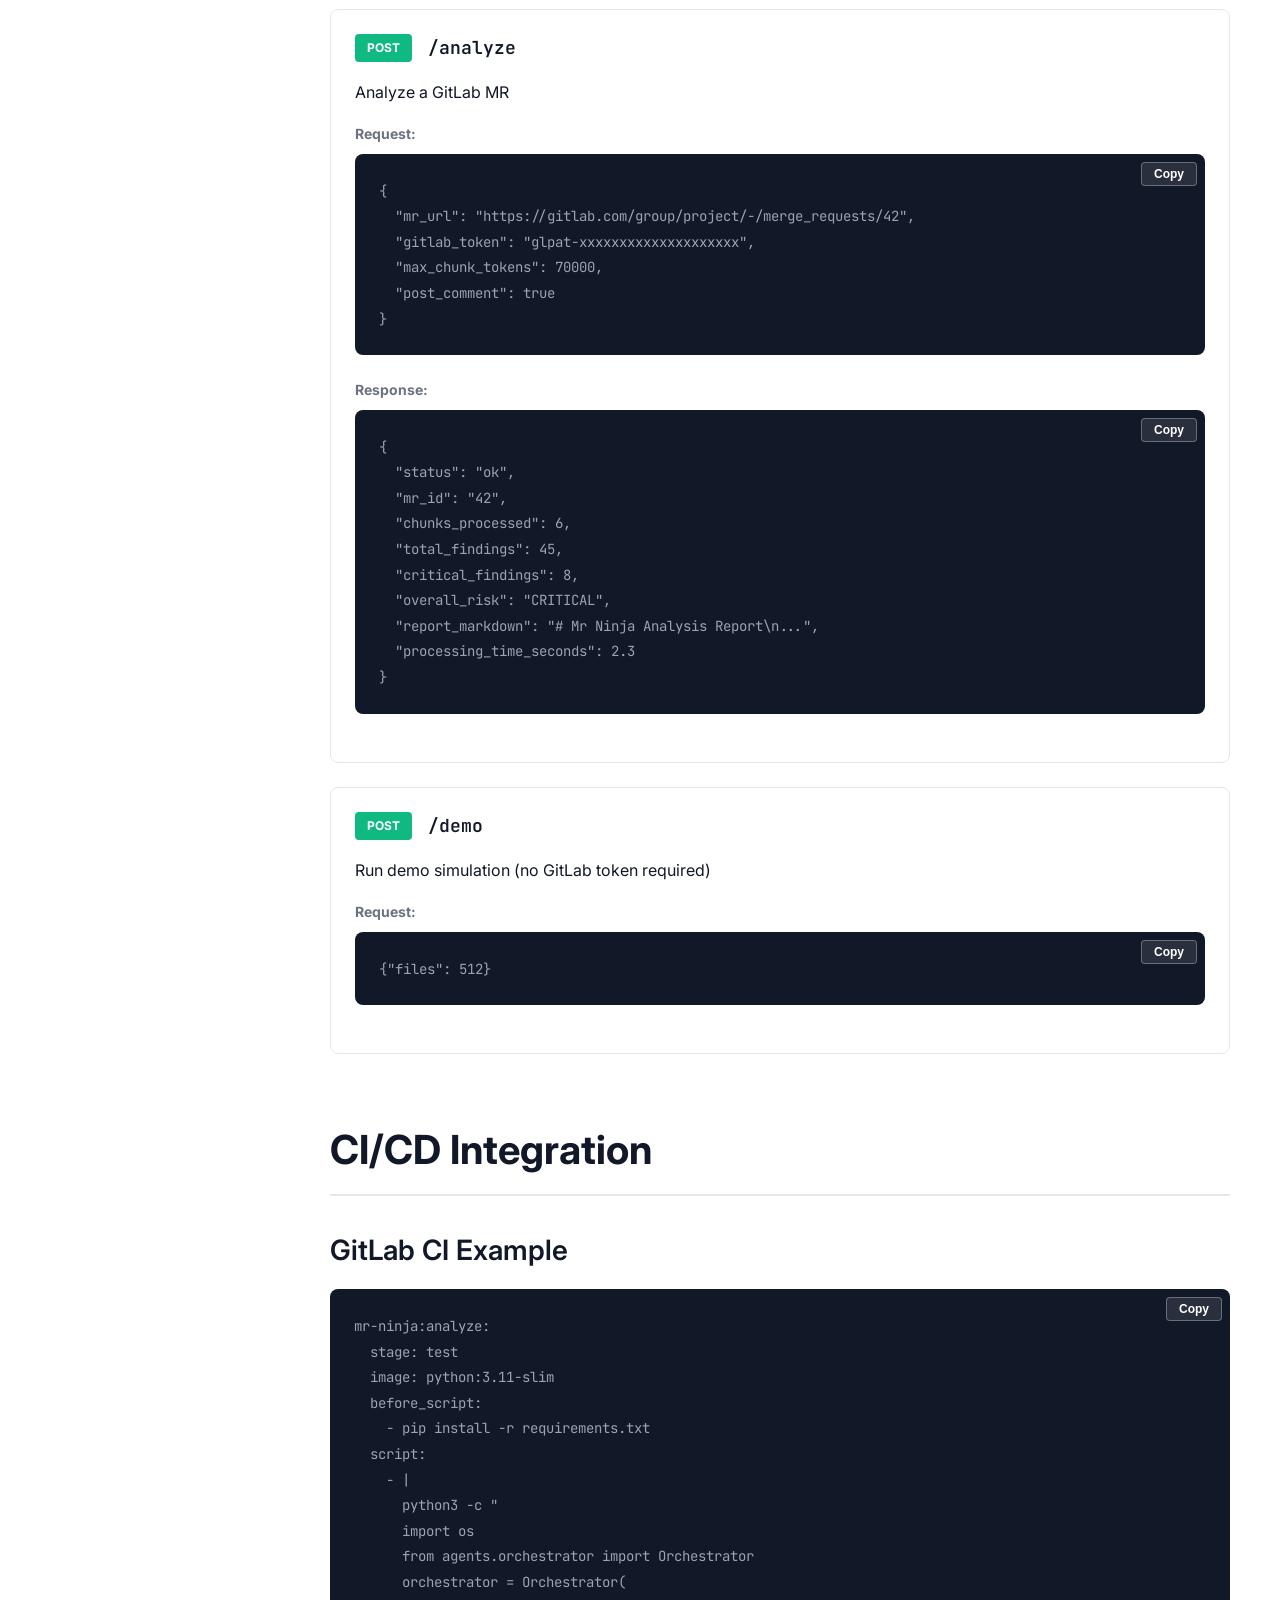
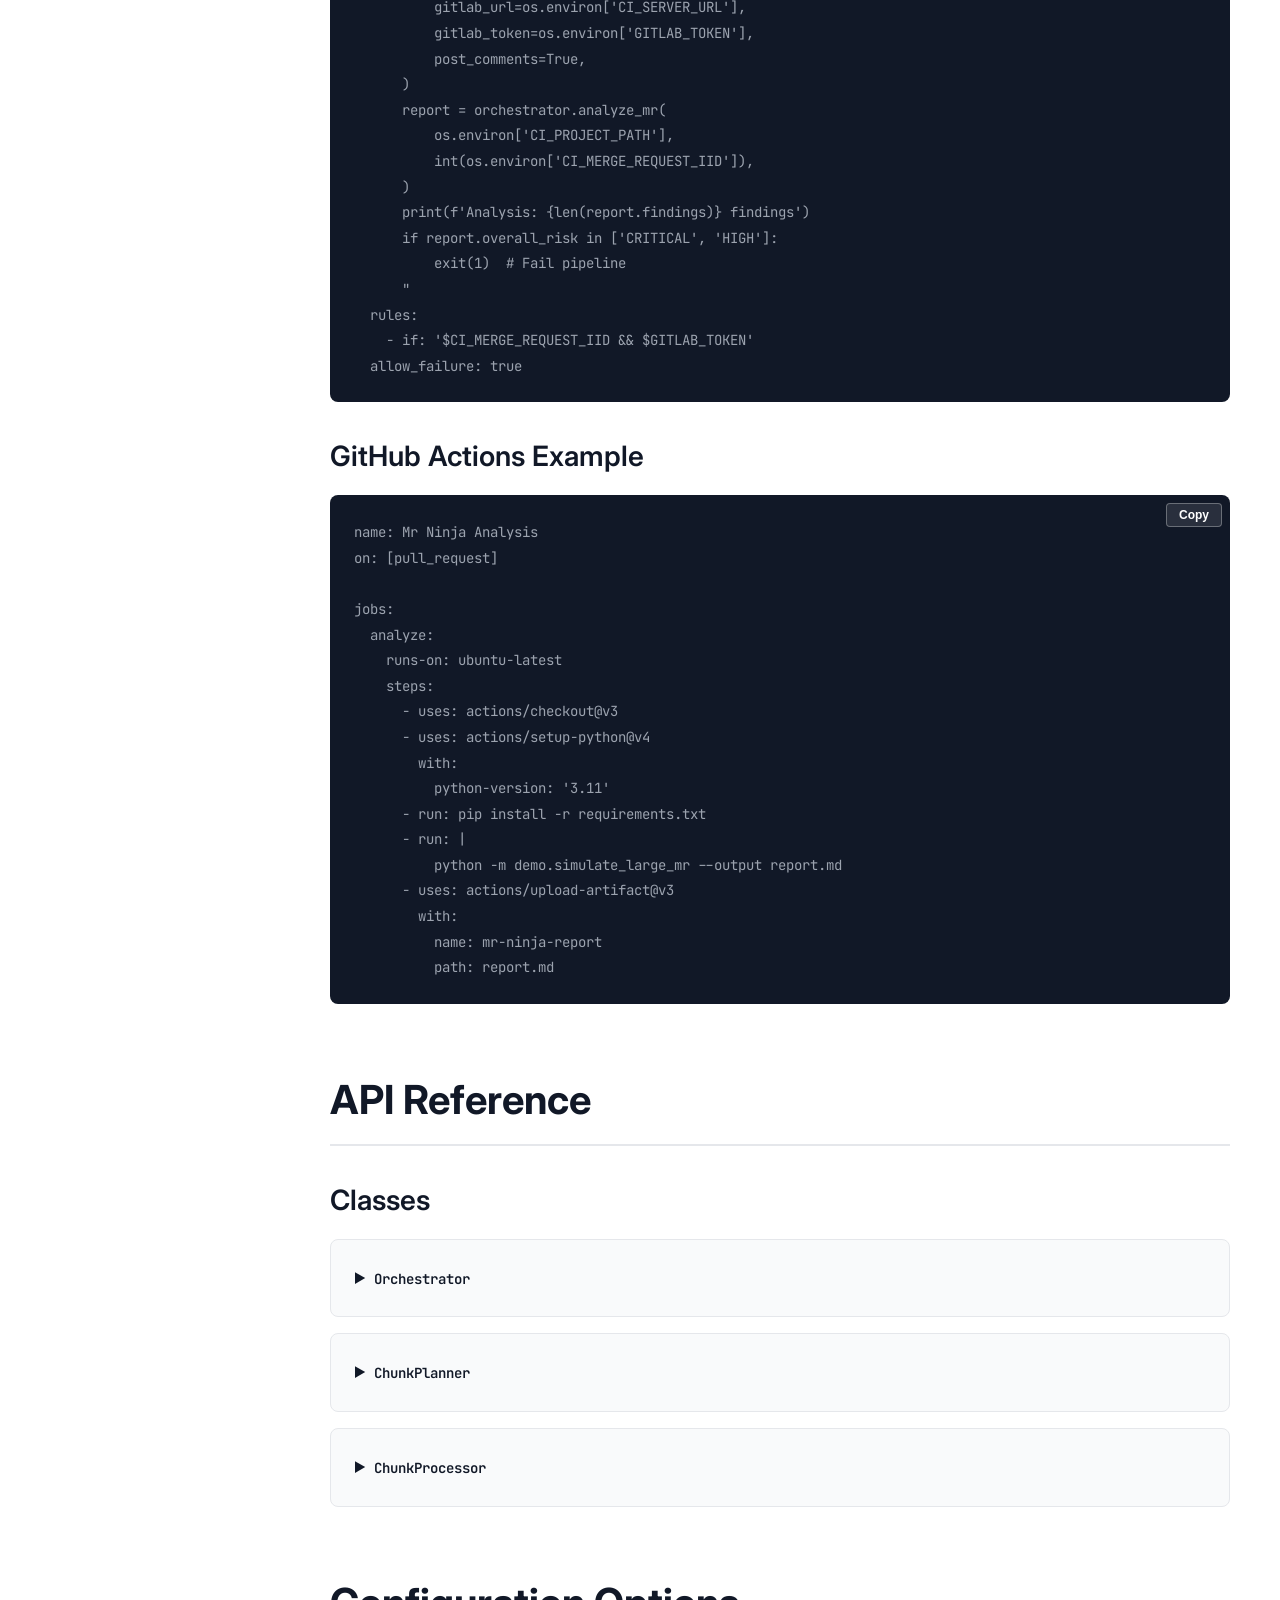
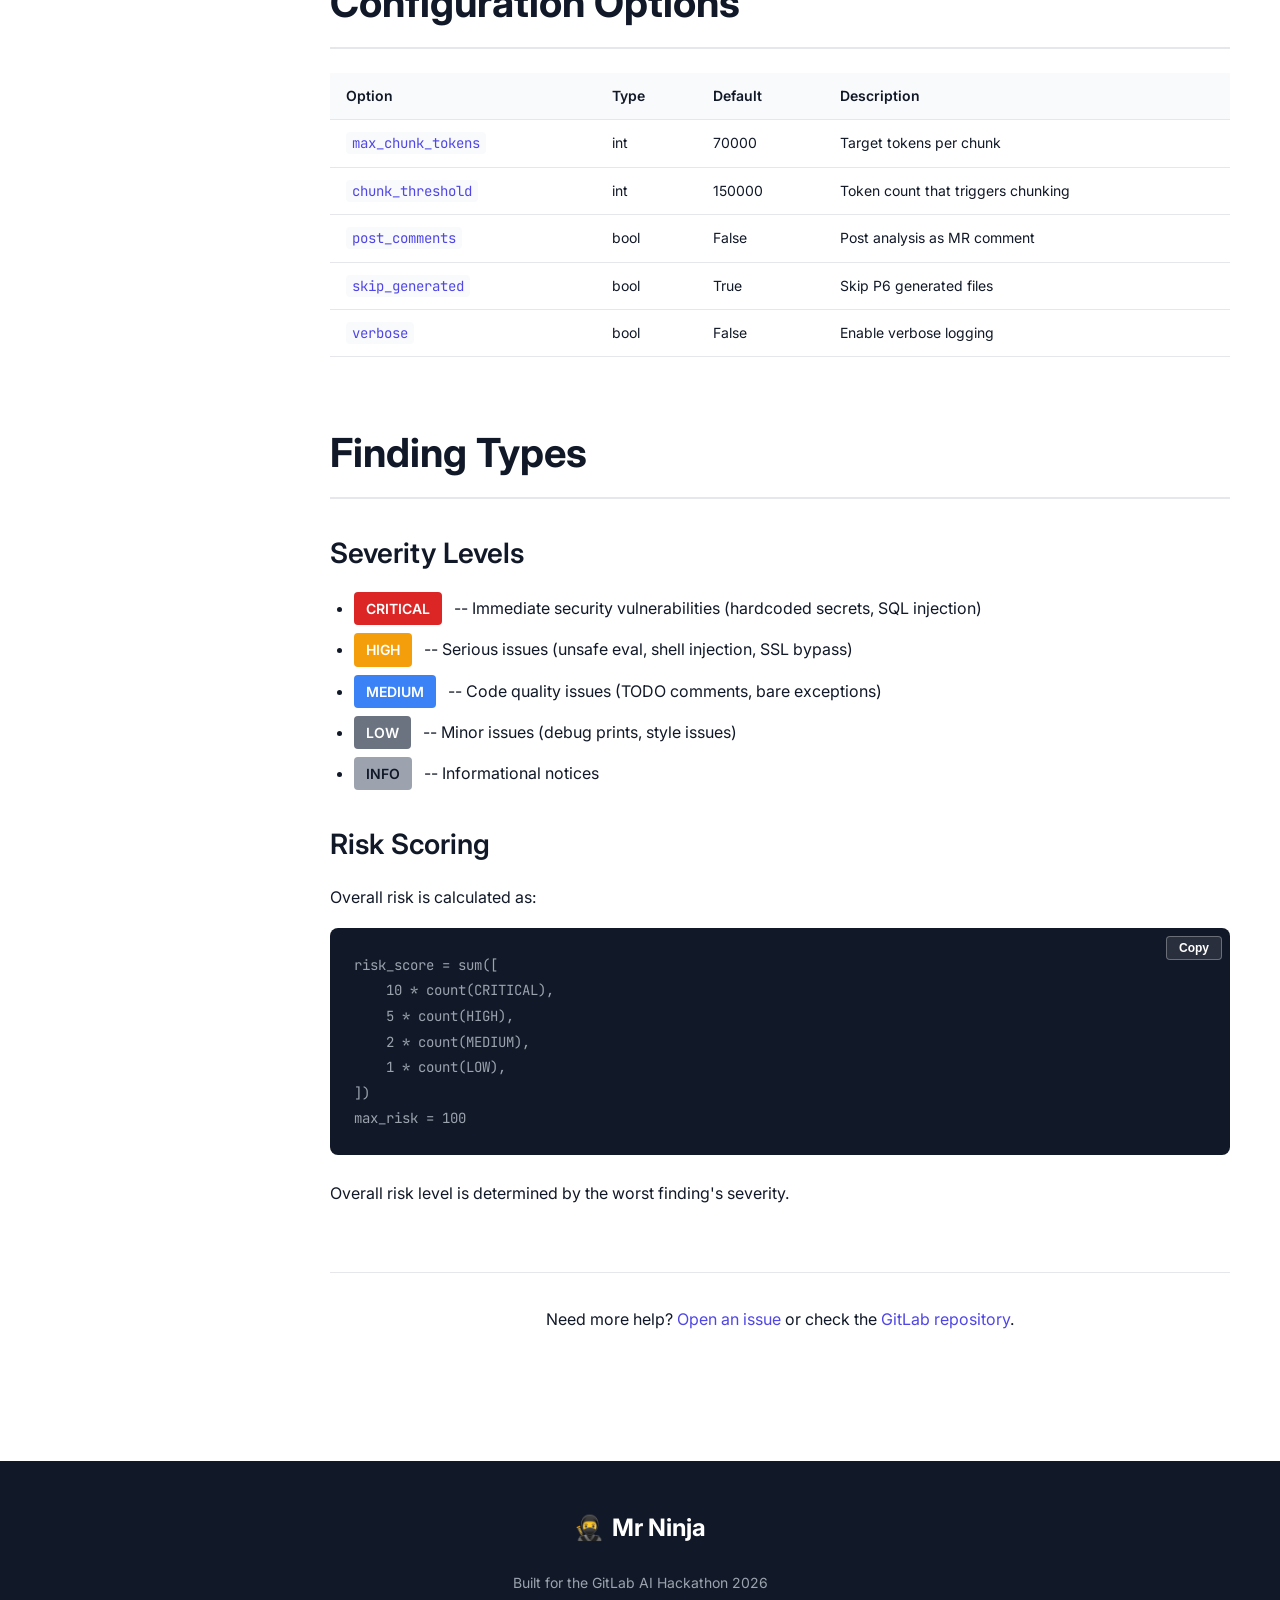
<file: public/docs.html>
<!DOCTYPE html>
<html lang="en">
<head>
    <meta charset="UTF-8">
    <meta name="viewport" content="width=device-width, initial-scale=1.0">
    <meta name="description" content="Mr Ninja Documentation - Complete guide to using the Large Context Orchestrator for GitLab Duo">
    <title>Documentation | Mr Ninja</title>
    <link rel="stylesheet" href="styles.css">
    <link rel="stylesheet" href="docs-styles.css">
    <link rel="preconnect" href="https://fonts.googleapis.com">
    <link rel="preconnect" href="https://fonts.gstatic.com" crossorigin>
    <link href="https://fonts.googleapis.com/css2?family=Inter:wght@400;500;600;700&family=JetBrains+Mono&display=swap" rel="stylesheet">
</head>
<body>
    <!-- Navigation -->
    <nav class="navbar">
        <div class="container">
            <div class="nav-brand">
                <span class="ninja-icon">🥷</span>
                <a href="index.html" class="brand-text">Mr Ninja</a>
            </div>
            <div class="nav-links">
                <a href="index.html#features">Features</a>
                <a href="index.html#how-it-works">How It Works</a>
                <a href="index.html#demo">Demo</a>
                <a href="docs.html" class="active">Docs</a>
                <a href="https://gitlab.com/your-group/mr-ninja" class="btn-secondary" target="_blank" rel="noopener noreferrer">
                    GitLab
                </a>
            </div>
        </div>
    </nav>

    <div class="docs-layout">
        <!-- Sidebar -->
        <aside class="docs-sidebar">
            <nav class="docs-nav">
                <div class="nav-section">
                    <div class="nav-title">Getting Started</div>
                    <a href="#introduction" class="nav-link">Introduction</a>
                    <a href="#installation" class="nav-link">Installation</a>
                    <a href="#quick-start" class="nav-link">Quick Start</a>
                    <a href="#configuration" class="nav-link">Configuration</a>
                </div>
                <div class="nav-section">
                    <div class="nav-title">Core Concepts</div>
                    <a href="#architecture" class="nav-link">Architecture</a>
                    <a href="#chunking" class="nav-link">Chunking Strategy</a>
                    <a href="#priority-tiers" class="nav-link">Priority Tiers</a>
                    <a href="#specialist-agents" class="nav-link">Specialist Agents</a>
                    <a href="#cross-chunk" class="nav-link">Cross-Chunk Context</a>
                </div>
                <div class="nav-section">
                    <div class="nav-title">Usage</div>
                    <a href="#cli" class="nav-link">Command Line</a>
                    <a href="#python-api" class="nav-link">Python API</a>
                    <a href="#rest-api" class="nav-link">REST API</a>
                    <a href="#ci-integration" class="nav-link">CI/CD Integration</a>
                </div>
                <div class="nav-section">
                    <div class="nav-title">Reference</div>
                    <a href="#api-reference" class="nav-link">API Reference</a>
                    <a href="#configuration-options" class="nav-link">Configuration Options</a>
                    <a href="#findings" class="nav-link">Finding Types</a>
                </div>
            </nav>
        </aside>

        <!-- Main Content -->
        <main class="docs-content">
            <section id="introduction">
                <h1>Introduction</h1>
                <p class="lead">Mr Ninja is a Large Context Wrapper Agent that solves GitLab Duo's ~200,000 token context limit by intelligently chunking and processing oversized merge requests.</p>
                
                <h2>What does it do?</h2>
                <p>When analyzing large merge requests (500+ files, 800k+ tokens), Mr Ninja:</p>
                <ul>
                    <li>Estimates the total token footprint</li>
                    <li>Classifies files by priority (security-critical first)</li>
                    <li>Chunks files into ~70k-token groups</li>
                    <li>Routes each chunk to specialist agents (Security, Code Review, Dependencies)</li>
                    <li>Maintains context across chunks with compact summaries</li>
                    <li>Aggregates and deduplicates findings into a unified report</li>
                </ul>

                <div class="info-box">
                    <strong>💡 Why Mr Ninja?</strong>
                    <p>GitLab Duo can't natively handle MRs exceeding 200k tokens. Mr Ninja works around this by breaking large MRs into chunks, processing them sequentially, and reassembling the results—all while preserving critical context.</p>
                </div>
            </section>

            <section id="installation">
                <h1>Installation</h1>
                
                <h2>Prerequisites</h2>
                <ul>
                    <li>Python 3.11 or higher</li>
                    <li>pip package manager</li>
                    <li>(Optional) Docker for containerized deployment</li>
                </ul>

                <h2>Install from Source</h2>
                <pre><code>git clone https://gitlab.com/your-group/mr-ninja.git
cd mr-ninja
pip install -r requirements.txt</code></pre>

                <h2>Docker Installation</h2>
                <pre><code>docker pull registry.gitlab.com/your-group/mr-ninja:latest
docker run -p 8000:8000 -e GITLAB_TOKEN=glpat-xxx registry.gitlab.com/your-group/mr-ninja</code></pre>

                <h2>Verify Installation</h2>
                <pre><code>python -m pytest tests/ -v</code></pre>
            </section>

            <section id="quick-start">
                <h1>Quick Start</h1>
                
                <h2>Run the Demo (No GitLab Required)</h2>
                <p>The fastest way to see Mr Ninja in action:</p>
                <pre><code>python -m demo.simulate_large_mr --files 512</code></pre>
                <p>This generates a synthetic 512-file MR and runs the full analysis pipeline.</p>

                <h2>Analyze a Real GitLab MR</h2>
                <pre><code>export GITLAB_TOKEN="glpat-xxxxxxxxxxxxxxxxxxxx"

python -c "
from agents.orchestrator import Orchestrator

orchestrator = Orchestrator(
    gitlab_url='https://gitlab.com',
    gitlab_token='$GITLAB_TOKEN',
    post_comments=True,
)
report = orchestrator.analyze_mr('your-group/your-project', 42)
print(f'Risk: {report.overall_risk}, Findings: {len(report.findings)}')
"</code></pre>

                <h2>Start the API Server</h2>
                <pre><code>uvicorn app:app --host 0.0.0.0 --port 8000

# Then analyze via HTTP
curl -X POST http://localhost:8000/analyze \
  -H "Content-Type: application/json" \
  -d '{"mr_url": "https://gitlab.com/group/project/-/merge_requests/42", "gitlab_token": "glpat-xxx"}'</code></pre>
            </section>

            <section id="configuration">
                <h1>Configuration</h1>
                
                <h2>Environment Variables</h2>
                <table class="config-table">
                    <thead>
                        <tr>
                            <th>Variable</th>
                            <th>Description</th>
                            <th>Default</th>
                        </tr>
                    </thead>
                    <tbody>
                        <tr>
                            <td><code>GITLAB_TOKEN</code></td>
                            <td>GitLab personal access token (required for real MR analysis)</td>
                            <td>None</td>
                        </tr>
                        <tr>
                            <td><code>GITLAB_URL</code></td>
                            <td>GitLab instance URL</td>
                            <td>https://gitlab.com</td>
                        </tr>
                        <tr>
                            <td><code>MAX_CHUNK_TOKENS</code></td>
                            <td>Target tokens per chunk</td>
                            <td>70000</td>
                        </tr>
                        <tr>
                            <td><code>CHUNK_THRESHOLD</code></td>
                            <td>Token count that triggers chunking</td>
                            <td>150000</td>
                        </tr>
                    </tbody>
                </table>

                <h2>Orchestrator Options</h2>
                <pre><code>orchestrator = Orchestrator(
    gitlab_url='https://gitlab.com',
    gitlab_token='glpat-xxx',
    post_comments=True,          # Post report as MR comment
    max_chunk_tokens=70000,      # Target chunk size
    chunk_threshold=150000,      # When to activate chunking
    skip_generated=True,         # Skip lock files, dist/, etc.
)</code></pre>
            </section>

            <section id="architecture">
                <h1>Architecture</h1>
                
                <h2>System Overview</h2>
                <p>Mr Ninja is built as a modular pipeline with five core components:</p>
                
                <div class="architecture-grid">
                    <div class="arch-card">
                        <h3>1. Token Estimator</h3>
                        <p>Estimates token count using <code>len(text) / 4</code> heuristic with content-type multipliers.</p>
                    </div>
                    <div class="arch-card">
                        <h3>2. Chunk Planner</h3>
                        <p>Classifies files into priority tiers (P1-P6), sorts, and bin-packs into ~70k-token chunks.</p>
                    </div>
                    <div class="arch-card">
                        <h3>3. Chunk Processor</h3>
                        <p>Routes chunks to specialist agents (Security, Code Review, Dependencies) based on composition.</p>
                    </div>
                    <div class="arch-card">
                        <h3>4. Summarizer</h3>
                        <p>Generates compact cross-chunk context summaries with critical findings and open questions.</p>
                    </div>
                    <div class="arch-card">
                        <h3>5. Aggregator</h3>
                        <p>Deduplicates findings, ranks by severity, calculates risk score, and generates Markdown report.</p>
                    </div>
                </div>

                <h2>Data Flow</h2>
                <pre class="ascii-diagram">
MR Request
    |
    v
Orchestrator
    |
    +---> Token Estimator --> Check threshold
    |
    +---> Chunk Planner --> ChunkPlan (files grouped by priority)
    |
    +---> For each chunk:
            |
            +---> Chunk Processor --> Specialist Agents
            |
            +---> Summarizer --> ChunkSummary (context carryover)
    |
    +---> Aggregator --> Final Report
    |
    v
Post to GitLab MR
                </pre>
            </section>

            <section id="chunking">
                <h1>Chunking Strategy</h1>
                
                <p>Mr Ninja uses a greedy bin-packing algorithm to create optimally-sized chunks:</p>
                
                <h2>Algorithm</h2>
                <ol>
                    <li>Classify all files into priority tiers (P1-P6)</li>
                    <li>Skip P6 files (generated/lock files)</li>
                    <li>Sort remaining files by (priority, path) for deterministic ordering</li>
                    <li>Iterate files, adding to current chunk until target exceeded</li>
                    <li>Oversized files (>target_tokens) get their own chunk</li>
                    <li>Assign each chunk a recommended specialist agent</li>
                </ol>

                <h2>Chunk Sizing</h2>
                <ul>
                    <li><strong>Target:</strong> 70,000 tokens per chunk</li>
                    <li><strong>Range:</strong> 40,000 -- 100,000 tokens</li>
                    <li><strong>Hard cap:</strong> Never exceed 100,000 tokens</li>
                </ul>

                <div class="warning-box">
                    <strong>⚠ Warning:</strong> Files larger than 100k tokens are processed individually but may still exceed GitLab Duo's limit. Consider refactoring such files.
                </div>
            </section>

            <section id="priority-tiers">
                <h1>Priority Tiers</h1>
                
                <p>Files are classified into 6 priority tiers to ensure critical files are analyzed first:</p>
                
                <table class="priority-table">
                    <thead>
                        <tr>
                            <th>Tier</th>
                            <th>Category</th>
                            <th>Examples</th>
                            <th>Order</th>
                        </tr>
                    </thead>
                    <tbody>
                        <tr>
                            <td><span class="badge-p1">P1</span></td>
                            <td>Security-critical</td>
                            <td><code>.env</code>, <code>Dockerfile</code>, <code>*.tf</code>, <code>auth/*</code>, <code>*.pem</code>, <code>*.key</code></td>
                            <td>First</td>
                        </tr>
                        <tr>
                            <td><span class="badge-p2">P2</span></td>
                            <td>Entry points</td>
                            <td><code>main.*</code>, <code>app.*</code>, <code>routes/*</code>, <code>api/*</code>, <code>server.*</code></td>
                            <td>Second</td>
                        </tr>
                        <tr>
                            <td><span class="badge-p3">P3</span></td>
                            <td>Changed files</td>
                            <td>All other source files with diff hunks</td>
                            <td>Third</td>
                        </tr>
                        <tr>
                            <td><span class="badge-p4">P4</span></td>
                            <td>Shared modules</td>
                            <td>Files imported by multiple changed files</td>
                            <td>Fourth</td>
                        </tr>
                        <tr>
                            <td><span class="badge-p5">P5</span></td>
                            <td>Test files</td>
                            <td><code>tests/*</code>, <code>*_test.*</code>, <code>*.spec.*</code>, <code>conftest.py</code></td>
                            <td>Last</td>
                        </tr>
                        <tr>
                            <td><span class="badge-p6">P6</span></td>
                            <td>Generated/lock</td>
                            <td><code>package-lock.json</code>, <code>*.min.js</code>, <code>dist/*</code>, <code>node_modules/*</code></td>
                            <td>Skipped</td>
                        </tr>
                    </tbody>
                </table>
            </section>

            <section id="specialist-agents">
                <h1>Specialist Agents</h1>
                
                <p>Each chunk is routed to one or more specialist agents based on its file composition:</p>
                
                <div class="agent-cards">
                    <div class="agent-card">
                        <h3>🔒 Security Analyst</h3>
                        <p><strong>Triggers:</strong> P1 security-critical files</p>
                        <p><strong>Detects:</strong></p>
                        <ul>
                            <li>Hardcoded secrets and credentials</li>
                            <li>SQL injection vulnerabilities</li>
                            <li>XSS (innerHTML, dangerouslySetInnerHTML)</li>
                            <li>Unsafe eval()/exec() usage</li>
                            <li>Shell injection (subprocess with shell=True)</li>
                            <li>SSL verification disabled</li>
                            <li>Private keys in source code</li>
                            <li>Unsafe deserialization</li>
                        </ul>
                    </div>
                    
                    <div class="agent-card">
                        <h3>⚙️ Code Reviewer</h3>
                        <p><strong>Triggers:</strong> P2-P4 logic files</p>
                        <p><strong>Detects:</strong></p>
                        <ul>
                            <li>Bare except/catch clauses</li>
                            <li>Debug print/console.log statements</li>
                            <li>TODO/FIXME comments</li>
                            <li>Global/nonlocal variable usage</li>
                            <li>Long sleep/delay calls</li>
                            <li>Code duplication</li>
                            <li>Complexity issues</li>
                        </ul>
                    </div>
                    
                    <div class="agent-card">
                        <h3>📦 Dependency Analyzer</h3>
                        <p><strong>Triggers:</strong> Package manifests</p>
                        <p><strong>Detects:</strong></p>
                        <ul>
                            <li>Wildcard version specifiers (<code>"*"</code>)</li>
                            <li>Overly broad version ranges (<code>>=0.</code>)</li>
                            <li>Deprecated packages (lodash, moment, request)</li>
                            <li>Known security vulnerabilities</li>
                            <li>Missing lockfiles</li>
                        </ul>
                    </div>
                </div>
            </section>

            <section id="cross-chunk">
                <h1>Cross-Chunk Context</h1>
                
                <p>To maintain continuity across chunks, Mr Ninja generates compact summaries after each chunk:</p>
                
                <h2>Context Structure</h2>
                <pre><code>=== CROSS-CHUNK CONTEXT (read-only) ===
Chunks completed: 2/6
Files analyzed: 85
Critical/High findings: 3
  [CRITICAL] auth/handler.py:12 -- Hardcoded secret
  [HIGH] payments/service.py:45 -- Unsafe eval()
Open questions:
  - Verify import 'auth.validator' -- not found in this chunk
Key exports: auth.py:AuthService, utils.py:validate
=== END CONTEXT ===</code></pre>

                <h2>Carryover Rules</h2>
                <ul>
                    <li><strong>CRITICAL</strong> and <strong>HIGH</strong> findings are always carried forward</li>
                    <li><strong>MEDIUM</strong> findings are carried if space allows</li>
                    <li><strong>LOW/INFO</strong> findings are dropped after 2 chunks</li>
                    <li>Open questions persist until explicitly resolved</li>
                    <li>Maximum context overhead: 2,000 tokens</li>
                </ul>
            </section>

            <section id="cli">
                <h1>Command Line Usage</h1>
                
                <h2>Demo Simulation</h2>
                <pre><code># Basic demo (512 files)
python -m demo.simulate_large_mr

# Custom file count
python -m demo.simulate_large_mr --files 1000

# Save report
python -m demo.simulate_large_mr --output report.md</code></pre>

                <h2>Generate Test Repository</h2>
                <pre><code>python -m demo.generate_large_repo --output-dir ./sample_repo --files 512</code></pre>

                <h2>Run Tests</h2>
                <pre><code># All tests
python -m pytest tests/ -v

# With coverage
python -m pytest tests/ --cov=core --cov=agents --cov-report=html</code></pre>
            </section>

            <section id="python-api">
                <h1>Python API</h1>
                
                <h2>Orchestrator</h2>
                <pre><code>from agents.orchestrator import Orchestrator

orchestrator = Orchestrator(
    gitlab_url='https://gitlab.com',
    gitlab_token='glpat-xxx',
    post_comments=True,
)

# Analyze MR
report = orchestrator.analyze_mr(
    project='your-group/your-project',
    mr_iid=42,
)

# Access results
print(f'Risk: {report.overall_risk}')
print(f'Findings: {len(report.findings)}')
for finding in report.findings:
    print(f'[{finding.severity}] {finding.file}:{finding.line} -- {finding.title}')</code></pre>

                <h2>Chunk Planner</h2>
                <pre><code>from agents.chunk_planner import ChunkPlanner
from gitlab.gitlab_client import GitLabClient

client = GitLabClient(url='https://gitlab.com', token='glpat-xxx')
planner = ChunkPlanner(max_chunk_tokens=70000)

# Get MR diffs
mr_data = client.get_mr_diff('your-group/your-project', 42)

# Plan chunks
chunk_plan = planner.plan(mr_data)
print(f'Created {len(chunk_plan.chunks)} chunks')
for i, chunk in enumerate(chunk_plan.chunks):
    print(f'Chunk {i+1}: {chunk.file_count} files, ~{chunk.estimated_tokens} tokens')</code></pre>
            </section>

            <section id="rest-api">
                <h1>REST API</h1>
                
                <h2>Endpoints</h2>
                
                <div class="endpoint">
                    <div class="endpoint-header">
                        <span class="method method-get">GET</span>
                        <span class="path">/health</span>
                    </div>
                    <p>Health check endpoint</p>
                    <div class="example">
                        <strong>Response:</strong>
                        <pre><code>{"status": "ok", "version": "1.0.0"}</code></pre>
                    </div>
                </div>

                <div class="endpoint">
                    <div class="endpoint-header">
                        <span class="method method-post">POST</span>
                        <span class="path">/analyze</span>
                    </div>
                    <p>Analyze a GitLab MR</p>
                    <div class="example">
                        <strong>Request:</strong>
                        <pre><code>{
  "mr_url": "https://gitlab.com/group/project/-/merge_requests/42",
  "gitlab_token": "glpat-xxxxxxxxxxxxxxxxxxxx",
  "max_chunk_tokens": 70000,
  "post_comment": true
}</code></pre>
                        <strong>Response:</strong>
                        <pre><code>{
  "status": "ok",
  "mr_id": "42",
  "chunks_processed": 6,
  "total_findings": 45,
  "critical_findings": 8,
  "overall_risk": "CRITICAL",
  "report_markdown": "# Mr Ninja Analysis Report\n...",
  "processing_time_seconds": 2.3
}</code></pre>
                    </div>
                </div>

                <div class="endpoint">
                    <div class="endpoint-header">
                        <span class="method method-post">POST</span>
                        <span class="path">/demo</span>
                    </div>
                    <p>Run demo simulation (no GitLab token required)</p>
                    <div class="example">
                        <strong>Request:</strong>
                        <pre><code>{"files": 512}</code></pre>
                    </div>
                </div>
            </section>

            <section id="ci-integration">
                <h1>CI/CD Integration</h1>
                
                <h2>GitLab CI Example</h2>
                <pre><code>mr-ninja:analyze:
  stage: test
  image: python:3.11-slim
  before_script:
    - pip install -r requirements.txt
  script:
    - |
      python3 -c "
      import os
      from agents.orchestrator import Orchestrator
      orchestrator = Orchestrator(
          gitlab_url=os.environ['CI_SERVER_URL'],
          gitlab_token=os.environ['GITLAB_TOKEN'],
          post_comments=True,
      )
      report = orchestrator.analyze_mr(
          os.environ['CI_PROJECT_PATH'],
          int(os.environ['CI_MERGE_REQUEST_IID']),
      )
      print(f'Analysis: {len(report.findings)} findings')
      if report.overall_risk in ['CRITICAL', 'HIGH']:
          exit(1)  # Fail pipeline
      "
  rules:
    - if: '$CI_MERGE_REQUEST_IID && $GITLAB_TOKEN'
  allow_failure: true</code></pre>

                <h2>GitHub Actions Example</h2>
                <pre><code>name: Mr Ninja Analysis
on: [pull_request]

jobs:
  analyze:
    runs-on: ubuntu-latest
    steps:
      - uses: actions/checkout@v3
      - uses: actions/setup-python@v4
        with:
          python-version: '3.11'
      - run: pip install -r requirements.txt
      - run: |
          python -m demo.simulate_large_mr --output report.md
      - uses: actions/upload-artifact@v3
        with:
          name: mr-ninja-report
          path: report.md</code></pre>
            </section>

            <section id="api-reference">
                <h1>API Reference</h1>
                
                <h2>Classes</h2>
                
                <details class="api-details">
                    <summary><code>Orchestrator</code></summary>
                    <p>Main orchestrator class that coordinates the analysis pipeline.</p>
                    <pre><code>class Orchestrator:
    def __init__(
        self,
        gitlab_url: str,
        gitlab_token: str,
        post_comments: bool = False,
        max_chunk_tokens: int = 70000,
        chunk_threshold: int = 150000,
    ):
        ...

    def analyze_mr(
        self,
        project: str,
        mr_iid: int,
    ) -> AnalysisReport:
        """Analyze a GitLab merge request."""
        ...</code></pre>
                </details>

                <details class="api-details">
                    <summary><code>ChunkPlanner</code></summary>
                    <p>Plans chunk boundaries based on file priorities and token counts.</p>
                    <pre><code>class ChunkPlanner:
    def plan(self, mr_data: MRData) -> ChunkPlan:
        """Generate chunk plan for an MR."""
        ...</code></pre>
                </details>

                <details class="api-details">
                    <summary><code>ChunkProcessor</code></summary>
                    <p>Processes individual chunks through specialist agents.</p>
                    <pre><code>class ChunkProcessor:
    def process_chunk(
        self,
        chunk: Chunk,
        cross_chunk_context: str,
    ) -> ChunkSummary:
        """Process a single chunk."""
        ...</code></pre>
                </details>
            </section>

            <section id="configuration-options">
                <h1>Configuration Options</h1>
                
                <table class="config-table">
                    <thead>
                        <tr>
                            <th>Option</th>
                            <th>Type</th>
                            <th>Default</th>
                            <th>Description</th>
                        </tr>
                    </thead>
                    <tbody>
                        <tr>
                            <td><code>max_chunk_tokens</code></td>
                            <td>int</td>
                            <td>70000</td>
                            <td>Target tokens per chunk</td>
                        </tr>
                        <tr>
                            <td><code>chunk_threshold</code></td>
                            <td>int</td>
                            <td>150000</td>
                            <td>Token count that triggers chunking</td>
                        </tr>
                        <tr>
                            <td><code>post_comments</code></td>
                            <td>bool</td>
                            <td>False</td>
                            <td>Post analysis as MR comment</td>
                        </tr>
                        <tr>
                            <td><code>skip_generated</code></td>
                            <td>bool</td>
                            <td>True</td>
                            <td>Skip P6 generated files</td>
                        </tr>
                        <tr>
                            <td><code>verbose</code></td>
                            <td>bool</td>
                            <td>False</td>
                            <td>Enable verbose logging</td>
                        </tr>
                    </tbody>
                </table>
            </section>

            <section id="findings">
                <h1>Finding Types</h1>
                
                <h2>Severity Levels</h2>
                <ul>
                    <li><span class="severity-critical">CRITICAL</span> -- Immediate security vulnerabilities (hardcoded secrets, SQL injection)</li>
                    <li><span class="severity-high">HIGH</span> -- Serious issues (unsafe eval, shell injection, SSL bypass)</li>
                    <li><span class="severity-medium">MEDIUM</span> -- Code quality issues (TODO comments, bare exceptions)</li>
                    <li><span class="severity-low">LOW</span> -- Minor issues (debug prints, style issues)</li>
                    <li><span class="severity-info">INFO</span> -- Informational notices</li>
                </ul>

                <h2>Risk Scoring</h2>
                <p>Overall risk is calculated as:</p>
                <pre><code>risk_score = sum([
    10 * count(CRITICAL),
    5 * count(HIGH),
    2 * count(MEDIUM),
    1 * count(LOW),
])
max_risk = 100</code></pre>

                <p>Overall risk level is determined by the worst finding's severity.</p>
            </section>

            <section class="docs-footer">
                <p>Need more help? <a href="https://gitlab.com/your-group/mr-ninja/-/issues">Open an issue</a> or check the <a href="https://gitlab.com/your-group/mr-ninja">GitLab repository</a>.</p>
            </section>
        </main>
    </div>

    <footer class="footer">
        <div class="container">
            <div class="footer-content">
                <div class="footer-brand">
                    <span class="ninja-icon">🥷</span>
                    <span class="brand-text">Mr Ninja</span>
                </div>
                <div class="footer-info">
                    <p>Built for the GitLab AI Hackathon 2026</p>
                    <p>MIT License | Made with ❤️ for the GitLab community</p>
                </div>
            </div>
        </div>
    </footer>

    <script src="script.js"></script>
    <script src="docs-script.js"></script>
</body>
</html>
</file>
<file: public/styles.css>
/* Mr Ninja Website Styles */

:root {
    --primary: #4F46E5;
    --primary-dark: #4338CA;
    --secondary: #10B981;
    --dark: #111827;
    --dark-light: #1F2937;
    --gray: #6B7280;
    --gray-light: #9CA3AF;
    --bg: #FFFFFF;
    --bg-alt: #F9FAFB;
    --border: #E5E7EB;
    --critical: #DC2626;
    --warning: #F59E0B;
    --success: #10B981;
    --info: #3B82F6;
    --shadow: 0 1px 3px 0 rgba(0, 0, 0, 0.1), 0 1px 2px -1px rgba(0, 0, 0, 0.1);
    --shadow-lg: 0 10px 15px -3px rgba(0, 0, 0, 0.1), 0 4px 6px -4px rgba(0, 0, 0, 0.1);
}

* {
    margin: 0;
    padding: 0;
    box-sizing: border-box;
}

html {
    scroll-behavior: smooth;
}

body {
    font-family: 'Inter', -apple-system, BlinkMacSystemFont, 'Segoe UI', sans-serif;
    color: var(--dark);
    background: var(--bg);
    line-height: 1.6;
}

code, pre {
    font-family: 'JetBrains Mono', 'Courier New', monospace;
}

.container {
    max-width: 1200px;
    margin: 0 auto;
    padding: 0 2rem;
}

/* Navigation */
.navbar {
    position: sticky;
    top: 0;
    background: rgba(255, 255, 255, 0.95);
    -webkit-backdrop-filter: blur(10px);
    backdrop-filter: blur(10px);
    border-bottom: 1px solid var(--border);
    padding: 1rem 0;
    z-index: 1000;
}

.navbar .container {
    display: flex;
    justify-content: space-between;
    align-items: center;
}

.nav-brand {
    display: flex;
    align-items: center;
    gap: 0.5rem;
    font-size: 1.25rem;
    font-weight: 700;
}

.ninja-icon {
    font-size: 1.5rem;
}

.nav-links {
    display: flex;
    align-items: center;
    gap: 2rem;
}

.nav-links a {
    text-decoration: none;
    color: var(--dark);
    font-weight: 500;
    transition: color 0.2s;
}

.nav-links a:hover {
    color: var(--primary);
}

/* Buttons */
.btn-primary, .btn-secondary {
    display: inline-flex;
    align-items: center;
    gap: 0.5rem;
    padding: 0.5rem 1rem;
    border-radius: 0.5rem;
    text-decoration: none;
    font-weight: 600;
    transition: all 0.2s;
}

.btn-primary {
    background: var(--primary);
    color: white;
}

.btn-primary:hover {
    background: var(--primary-dark);
    transform: translateY(-1px);
    box-shadow: var(--shadow-lg);
}

.btn-secondary {
    background: transparent;
    color: var(--dark);
    border: 2px solid var(--border);
}

.btn-secondary:hover {
    border-color: var(--primary);
    color: var(--primary);
}

.btn-large {
    padding: 0.75rem 2rem;
    font-size: 1.1rem;
}

/* Hero Section */
.hero {
    padding: 6rem 0;
    background: linear-gradient(135deg, #667eea 0%, #764ba2 100%);
    color: white;
}

.hero-content {
    max-width: 800px;
    margin: 0 auto;
    text-align: center;
}

.badge {
    display: inline-block;
    background: rgba(255, 255, 255, 0.2);
    padding: 0.5rem 1rem;
    border-radius: 2rem;
    font-size: 0.875rem;
    font-weight: 600;
    margin-bottom: 1.5rem;
    -webkit-backdrop-filter: blur(10px);
    backdrop-filter: blur(10px);
}

.hero-title {
    font-size: 3.5rem;
    font-weight: 800;
    line-height: 1.1;
    margin-bottom: 1.5rem;
}

.highlight {
    background: linear-gradient(to right, #fbbf24, #f59e0b);
    -webkit-background-clip: text;
    -webkit-text-fill-color: transparent;
    background-clip: text;
}

.hero-subtitle {
    font-size: 1.25rem;
    line-height: 1.8;
    margin-bottom: 2rem;
    opacity: 0.95;
}

.hero-buttons {
    display: flex;
    justify-content: center;
    gap: 1rem;
    margin-bottom: 3rem;
}

.hero-stats {
    display: grid;
    grid-template-columns: repeat(4, 1fr);
    gap: 2rem;
    padding: 2rem;
    background: rgba(255, 255, 255, 0.1);
    -webkit-backdrop-filter: blur(10px);
    border-radius: 1rem;
    backdrop-filter: blur(10px);
}

.stat {
    text-align: center;
}

.stat-value {
    font-size: 2rem;
    font-weight: 700;
}

.stat-label {
    font-size: 0.875rem;
    opacity: 0.9;
}

/* Code Window */
.hero-visual {
    margin-top: 4rem;
}

.code-window {
    background: var(--dark);
    border-radius: 0.75rem;
    overflow: hidden;
    box-shadow: 0 20px 25px -5px rgba(0, 0, 0, 0.3);
}

.window-header {
    display: flex;
    align-items: center;
    gap: 0.5rem;
    padding: 0.75rem 1rem;
    background: var(--dark-light);
}

.dot {
    width: 12px;
    height: 12px;
    border-radius: 50%;
}

.dot-red { background: #EF4444; }
.dot-yellow { background: #F59E0B; }
.dot-green { background: #10B981; }

.window-title {
    margin-left: 1rem;
    font-size: 0.875rem;
    color: var(--gray-light);
}

.window-content {
    padding: 1.5rem;
    font-family: 'JetBrains Mono', monospace;
    font-size: 0.875rem;
}

.log-line {
    margin-bottom: 0.5rem;
    color: var(--gray-light);
}

.log-info { color: var(--info); font-weight: 600; }
.log-warn { color: var(--warning); font-weight: 600; }
.log-success { color: var(--success); font-weight: 600; }

.log-typing {
    animation: pulse 2s infinite;
}

.cursor {
    animation: blink 1s infinite;
}

@keyframes pulse {
    0%, 100% { opacity: 1; }
    50% { opacity: 0.6; }
}

@keyframes blink {
    0%, 50% { opacity: 1; }
    51%, 100% { opacity: 0; }
}

/* Sections */
.section {
    padding: 5rem 0;
}

.section-header {
    text-align: center;
    margin-bottom: 3rem;
}

.section-header h2 {
    font-size: 2.5rem;
    font-weight: 700;
    margin-bottom: 1rem;
}

.section-header p {
    font-size: 1.25rem;
    color: var(--gray);
}

/* Problem Section */
.problem-section {
    background: var(--bg-alt);
}

.problem-grid {
    display: grid;
    grid-template-columns: repeat(auto-fit, minmax(250px, 1fr));
    gap: 2rem;
}

.problem-card {
    background: white;
    padding: 2rem;
    border-radius: 0.75rem;
    box-shadow: var(--shadow);
}

.problem-icon {
    font-size: 2.5rem;
    margin-bottom: 1rem;
}

.problem-card h3 {
    font-size: 1.25rem;
    margin-bottom: 0.75rem;
}

.problem-card p {
    color: var(--gray);
}

/* Features Grid */
.features-grid {
    display: grid;
    grid-template-columns: repeat(auto-fit, minmax(300px, 1fr));
    gap: 2rem;
}

.feature-card {
    padding: 2rem;
    background: white;
    border: 2px solid var(--border);
    border-radius: 0.75rem;
    transition: all 0.3s;
}

.feature-card:hover {
    border-color: var(--primary);
    transform: translateY(-4px);
    box-shadow: var(--shadow-lg);
}

.feature-icon {
    font-size: 2.5rem;
    margin-bottom: 1rem;
}

.feature-card h3 {
    font-size: 1.25rem;
    margin-bottom: 0.75rem;
}

.feature-card p {
    color: var(--gray);
}

.feature-card code {
    background: var(--bg-alt);
    padding: 0.125rem 0.375rem;
    border-radius: 0.25rem;
    font-size: 0.875rem;
}

/* Pipeline */
.how-it-works-section {
    background: var(--bg-alt);
}

.pipeline {
    display: flex;
    align-items: center;
    justify-content: center;
    flex-wrap: wrap;
    gap: 1rem;
}

.pipeline-step {
    display: flex;
    gap: 1rem;
    background: white;
    padding: 1.5rem;
    border-radius: 0.75rem;
    box-shadow: var(--shadow);
    flex: 0 0 200px;
}

.step-number {
    width: 48px;
    height: 48px;
    background: var(--primary);
    color: white;
    border-radius: 50%;
    display: flex;
    align-items: center;
    justify-content: center;
    font-size: 1.5rem;
    font-weight: 700;
    flex-shrink: 0;
}

.step-content h3 {
    font-size: 1.125rem;
    margin-bottom: 0.5rem;
}

.step-content p {
    font-size: 0.875rem;
    color: var(--gray);
}

.pipeline-arrow {
    font-size: 2rem;
    color: var(--primary);
    font-weight: 700;
}

/* Demo Section */
.demo-container {
    max-width: 900px;
    margin: 0 auto;
    background: white;
    border-radius: 0.75rem;
    box-shadow: var(--shadow-lg);
    overflow: hidden;
}

.demo-tabs {
    display: flex;
    border-bottom: 2px solid var(--border);
}

.tab {
    flex: 1;
    padding: 1rem;
    background: transparent;
    border: none;
    cursor: pointer;
    font-weight: 600;
    color: var(--gray);
    transition: all 0.2s;
}

.tab:hover {
    color: var(--dark);
    background: var(--bg-alt);
}

.tab.active {
    color: var(--primary);
    border-bottom: 3px solid var(--primary);
}

.demo-content {
    position: relative;
}

.demo-pane {
    display: none;
    padding: 2rem;
}

.demo-pane.active {
    display: block;
}

.demo-pane pre {
    background: var(--dark);
    color: var(--gray-light);
    padding: 1.5rem;
    border-radius: 0.5rem;
    overflow-x: auto;
    margin-bottom: 1.5rem;
}

.demo-pane code {
    font-size: 0.875rem;
}

.demo-output {
    background: var(--bg-alt);
    border: 1px solid var(--border);
    border-radius: 0.5rem;
    overflow: hidden;
}

.output-header {
    padding: 0.75rem 1rem;
    background: var(--dark-light);
    color: white;
    font-weight: 600;
    font-size: 0.875rem;
}

.output-content {
    padding: 1rem;
    font-family: 'JetBrains Mono', monospace;
    font-size: 0.875rem;
    white-space: pre-wrap;
    color: var(--dark);
}

/* Quick Start */
.quickstart-section {
    background: var(--bg-alt);
}

.quickstart-grid {
    display: grid;
    grid-template-columns: repeat(auto-fit, minmax(300px, 1fr));
    gap: 2rem;
    margin-bottom: 3rem;
}

.quickstart-step {
    background: white;
    padding: 2rem;
    border-radius: 0.75rem;
    box-shadow: var(--shadow);
}

.step-num {
    width: 40px;
    height: 40px;
    background: var(--primary);
    color: white;
    border-radius: 50%;
    display: flex;
    align-items: center;
    justify-content: center;
    font-size: 1.25rem;
    font-weight: 700;
    margin-bottom: 1rem;
}

.quickstart-step h3 {
    margin-bottom: 1rem;
}

.quickstart-step pre {
    background: var(--dark);
    color: var(--gray-light);
    padding: 1rem;
    border-radius: 0.5rem;
    overflow-x: auto;
}

.quickstart-docker {
    max-width: 700px;
    margin: 0 auto;
    text-align: center;
}

.quickstart-docker h3 {
    margin-bottom: 1rem;
    font-size: 1.5rem;
}

.quickstart-docker pre {
    background: var(--dark);
    color: var(--gray-light);
    padding: 1.5rem;
    border-radius: 0.5rem;
    overflow-x: auto;
    text-align: left;
}

/* Architecture */
.architecture-diagram {
    background: var(--dark);
    color: var(--gray-light);
    padding: 2rem;
    border-radius: 0.75rem;
    margin-bottom: 3rem;
    overflow-x: auto;
}

.ascii-art {
    font-family: 'JetBrains Mono', monospace;
    font-size: 0.875rem;
    line-height: 1.5;
    white-space: pre;
}

.tech-stack {
    text-align: center;
}

.tech-stack h3 {
    font-size: 1.75rem;
    margin-bottom: 2rem;
}

.tech-grid {
    display: grid;
    grid-template-columns: repeat(auto-fit, minmax(250px, 1fr));
    gap: 1rem;
    max-width: 900px;
    margin: 0 auto;
}

.tech-item {
    background: var(--bg-alt);
    padding: 1rem;
    border-radius: 0.5rem;
}

/* CTA Section */
.cta-section {
    background: linear-gradient(135deg, #667eea 0%, #764ba2 100%);
    color: white;
}

.cta-content {
    text-align: center;
    max-width: 700px;
    margin: 0 auto;
}

.cta-content h2 {
    font-size: 2.5rem;
    margin-bottom: 1rem;
}

.cta-content p {
    font-size: 1.25rem;
    margin-bottom: 2rem;
    opacity: 0.95;
}

.cta-buttons {
    display: flex;
    justify-content: center;
    gap: 1rem;
}

.cta-section .btn-primary {
    background: white;
    color: var(--primary);
}

.cta-section .btn-primary:hover {
    background: var(--bg-alt);
}

.cta-section .btn-secondary {
    border-color: white;
    color: white;
}

.cta-section .btn-secondary:hover {
    background: rgba(255, 255, 255, 0.1);
}

/* Footer */
.footer {
    background: var(--dark);
    color: var(--gray-light);
    padding: 3rem 0;
}

.footer-content {
    text-align: center;
}

.footer-brand {
    display: flex;
    align-items: center;
    justify-content: center;
    gap: 0.5rem;
    font-size: 1.5rem;
    font-weight: 700;
    margin-bottom: 1.5rem;
    color: white;
}

.footer-links {
    display: flex;
    justify-content: center;
    gap: 2rem;
    margin-bottom: 1.5rem;
}

.footer-links a {
    color: var(--gray-light);
    text-decoration: none;
    transition: color 0.2s;
}

.footer-links a:hover {
    color: white;
}

.footer-info {
    font-size: 0.875rem;
}

.footer-info p {
    margin: 0.25rem 0;
}

/* Responsive Design */
@media (max-width: 768px) {
    .nav-links {
        gap: 1rem;
        font-size: 0.875rem;
    }

    .hero-title {
        font-size: 2.5rem;
    }

    .hero-subtitle {
        font-size: 1rem;
    }

    .hero-stats {
        grid-template-columns: repeat(2, 1fr);
    }

    .hero-buttons {
        flex-direction: column;
    }

    .pipeline {
        flex-direction: column;
    }

    .pipeline-arrow {
        transform: rotate(90deg);
    }

    .section-header h2 {
        font-size: 2rem;
    }

    .tech-grid {
        grid-template-columns: 1fr;
    }
}

@media (max-width: 480px) {
    .container {
        padding: 0 1rem;
    }

    .hero {
        padding: 4rem 0;
    }

    .section {
        padding: 3rem 0;
    }
}
</file>
<file: public/docs-styles.css>
/* Documentation-specific styles */

.brand-text {
    color: inherit;
    text-decoration: none;
}

.nav-links .active {
    color: var(--primary);
    font-weight: 600;
}

.docs-layout {
    display: flex;
    max-width: 1400px;
    margin: 0 auto;
    padding: 2rem;
    gap: 3rem;
}

/* Sidebar */
.docs-sidebar {
    width: 250px;
    flex-shrink: 0;
    position: sticky;
    top: 90px;
    height: fit-content;
    max-height: calc(100vh - 120px);
    overflow-y: auto;
}

.docs-nav {
    display: flex;
    flex-direction: column;
    gap: 1.5rem;
}

.nav-section {
    display: flex;
    flex-direction: column;
}

.nav-title {
    font-size: 0.75rem;
    font-weight: 700;
    text-transform: uppercase;
    letter-spacing: 0.05em;
    color: var(--gray);
    margin-bottom: 0.5rem;
}

.nav-link {
    padding: 0.5rem 0.75rem;
    color: var(--dark);
    text-decoration: none;
    border-radius: 0.375rem;
    transition: all 0.2s;
    font-size: 0.875rem;
}

.nav-link:hover,
.nav-link.active {
    background: var(--bg-alt);
    color: var(--primary);
}

/* Main Content */
.docs-content {
    flex: 1;
    max-width: 900px;
    min-width: 0;
}

.docs-content section {
    margin-bottom: 4rem;
    scroll-margin-top: 100px;
}

.docs-content h1 {
    font-size: 2.5rem;
    font-weight: 700;
    margin-bottom: 1.5rem;
    padding-bottom: 0.75rem;
    border-bottom: 2px solid var(--border);
}

.docs-content h2 {
    font-size: 1.75rem;
    font-weight: 600;
    margin-top: 2rem;
    margin-bottom: 1rem;
}

.docs-content h3 {
    font-size: 1.25rem;
    font-weight: 600;
    margin-top: 1.5rem;
    margin-bottom: 0.75rem;
}

.docs-content p {
    margin-bottom: 1rem;
    line-height: 1.8;
    color: var(--dark);
}

.docs-content .lead {
    font-size: 1.25rem;
    color: var(--gray);
    margin-bottom: 2rem;
}

.docs-content ul,
.docs-content ol {
    margin-bottom: 1rem;
    padding-left: 1.5rem;
}

.docs-content li {
    margin-bottom: 0.5rem;
    line-height: 1.8;
}

.docs-content pre {
    background: var(--dark);
    color: var(--gray-light);
    padding: 1.5rem;
    border-radius: 0.5rem;
    overflow-x: auto;
    margin-bottom: 1.5rem;
    position: relative;
}

.docs-content code {
    font-family: 'JetBrains Mono', monospace;
    font-size: 0.875rem;
}

.docs-content p code,
.docs-content li code,
.docs-content td code {
    background: var(--bg-alt);
    color: var(--primary);
    padding: 0.125rem 0.375rem;
    border-radius: 0.25rem;
    font-size: 0.875rem;
}

.docs-content a {
    color: var(--primary);
    text-decoration: none;
}

.docs-content a:hover {
    text-decoration: underline;
}

/* Info Boxes */
.info-box,
.warning-box {
    padding: 1.5rem;
    border-radius: 0.5rem;
    margin: 1.5rem 0;
    border-left: 4px solid;
}

.info-box {
    background: rgba(59, 130, 246, 0.1);
    border-color: var(--info);
}

.warning-box {
    background: rgba(245, 158, 11, 0.1);
    border-color: var(--warning);
}

.info-box strong,
.warning-box strong {
    display: block;
    margin-bottom: 0.5rem;
    font-size: 1.1rem;
}

.info-box p,
.warning-box p {
    margin: 0;
}

/* Tables */
.config-table,
.priority-table {
    width: 100%;
    border-collapse: collapse;
    margin: 1.5rem 0;
    font-size: 0.875rem;
}

.config-table th,
.priority-table th,
.config-table td,
.priority-table td {
    padding: 0.75rem 1rem;
    text-align: left;
    border-bottom: 1px solid var(--border);
}

.config-table th,
.priority-table th {
    background: var(--bg-alt);
    font-weight: 600;
    color: var(--dark);
}

.config-table tr:hover,
.priority-table tr:hover {
    background: var(--bg-alt);
}

/* Priority Badges */
.badge-p1,
.badge-p2,
.badge-p3,
.badge-p4,
.badge-p5,
.badge-p6 {
    display: inline-block;
    padding: 0.25rem 0.5rem;
    border-radius: 0.25rem;
    font-weight: 700;
    font-size: 0.75rem;
    color: white;
}

.badge-p1 { background: var(--critical); }
.badge-p2 { background: var(--warning); }
.badge-p3 { background: var(--info); }
.badge-p4 { background: var(--primary); }
.badge-p5 { background: var(--gray); }
.badge-p6 { background: var(--gray-light); }

/* Severity Badges */
.severity-critical,
.severity-high,
.severity-medium,
.severity-low,
.severity-info {
    display: inline-block;
    padding: 0.25rem 0.75rem;
    border-radius: 0.25rem;
    font-weight: 600;
    font-size: 0.875rem;
    color: white;
    margin-right: 0.5rem;
}

.severity-critical { background: var(--critical); }
.severity-high { background: var(--warning); }
.severity-medium { background: var(--info); }
.severity-low { background: var(--gray); }
.severity-info { background: var(--gray-light); color: var(--dark); }

/* Architecture Cards */
.architecture-grid {
    display: grid;
    grid-template-columns: repeat(auto-fit, minmax(250px, 1fr));
    gap: 1.5rem;
    margin: 2rem 0;
}

.arch-card {
    background: var(--bg-alt);
    padding: 1.5rem;
    border-radius: 0.5rem;
    border: 1px solid var(--border);
}

.arch-card h3 {
    margin-top: 0;
    color: var(--primary);
}

.ascii-diagram {
    background: var(--dark);
    color: var(--gray-light);
    padding: 1.5rem;
    border-radius: 0.5rem;
    font-family: 'JetBrains Mono', monospace;
    font-size: 0.875rem;
    line-height: 1.5;
    white-space: pre;
    overflow-x: auto;
    margin: 1.5rem 0;
}

/* Agent Cards */
.agent-cards {
    display: grid;
    grid-template-columns: repeat(auto-fit, minmax(300px, 1fr));
    gap: 1.5rem;
    margin: 2rem 0;
}

.agent-card {
    background: white;
    padding: 1.5rem;
    border: 2px solid var(--border);
    border-radius: 0.5rem;
}

.agent-card h3 {
    margin-top: 0;
    margin-bottom: 1rem;
    color: var(--dark);
}

.agent-card ul {
    margin: 0.5rem 0 0 0;
}

/* API Endpoints */
.endpoint {
    background: white;
    border: 1px solid var(--border);
    border-radius: 0.5rem;
    padding: 1.5rem;
    margin: 1.5rem 0;
}

.endpoint-header {
    display: flex;
    align-items: center;
    gap: 1rem;
    margin-bottom: 1rem;
}

.method {
    display: inline-block;
    padding: 0.25rem 0.75rem;
    border-radius: 0.25rem;
    font-weight: 700;
    font-size: 0.75rem;
    text-transform: uppercase;
    color: white;
}

.method-get { background: var(--info); }
.method-post { background: var(--success); }
.method-put { background: var(--warning); }
.method-delete { background: var(--critical); }

.path {
    font-family: 'JetBrains Mono', monospace;
    font-size: 1.125rem;
    font-weight: 600;
}

.example {
    margin-top: 1rem;
}

.example strong {
    display: block;
    margin-bottom: 0.5rem;
    font-size: 0.875rem;
    color: var(--gray);
}

/* API Details (collapsible) */
.api-details {
    background: var(--bg-alt);
    border: 1px solid var(--border);
    border-radius: 0.5rem;
    padding: 1rem;
    margin: 1rem 0;
}

.api-details summary {
    cursor: pointer;
    font-weight: 600;
    font-size: 1.125rem;
    padding: 0.5rem;
    -webkit-user-select: none;
    user-select: none;
}

.api-details summary:hover {
    color: var(--primary);
}

.api-details p,
.api-details pre {
    margin-top: 1rem;
}

/* Footer */
.docs-footer {
    text-align: center;
    padding: 2rem 0;
    border-top: 1px solid var(--border);
    margin-top: 4rem;
}

.docs-footer p {
    margin: 0;
    font-size: 1rem;
}

/* Responsive */
@media (max-width: 1024px) {
    .docs-layout {
        flex-direction: column;
    }

    .docs-sidebar {
        position: static;
        width: 100%;
        max-height: none;
        border-bottom: 1px solid var(--border);
        padding-bottom: 2rem;
        margin-bottom: 2rem;
    }

    .docs-nav {
        flex-direction: row;
        flex-wrap: wrap;
        gap: 1rem;
    }

    .nav-section {
        flex: 1;
        min-width: 200px;
    }
}

@media (max-width: 768px) {
    .docs-layout {
        padding: 1rem;
    }

    .docs-content h1 {
        font-size: 2rem;
    }

    .docs-content h2 {
        font-size: 1.5rem;
    }

    .architecture-grid,
    .agent-cards {
        grid-template-columns: 1fr;
    }
}
</file>
